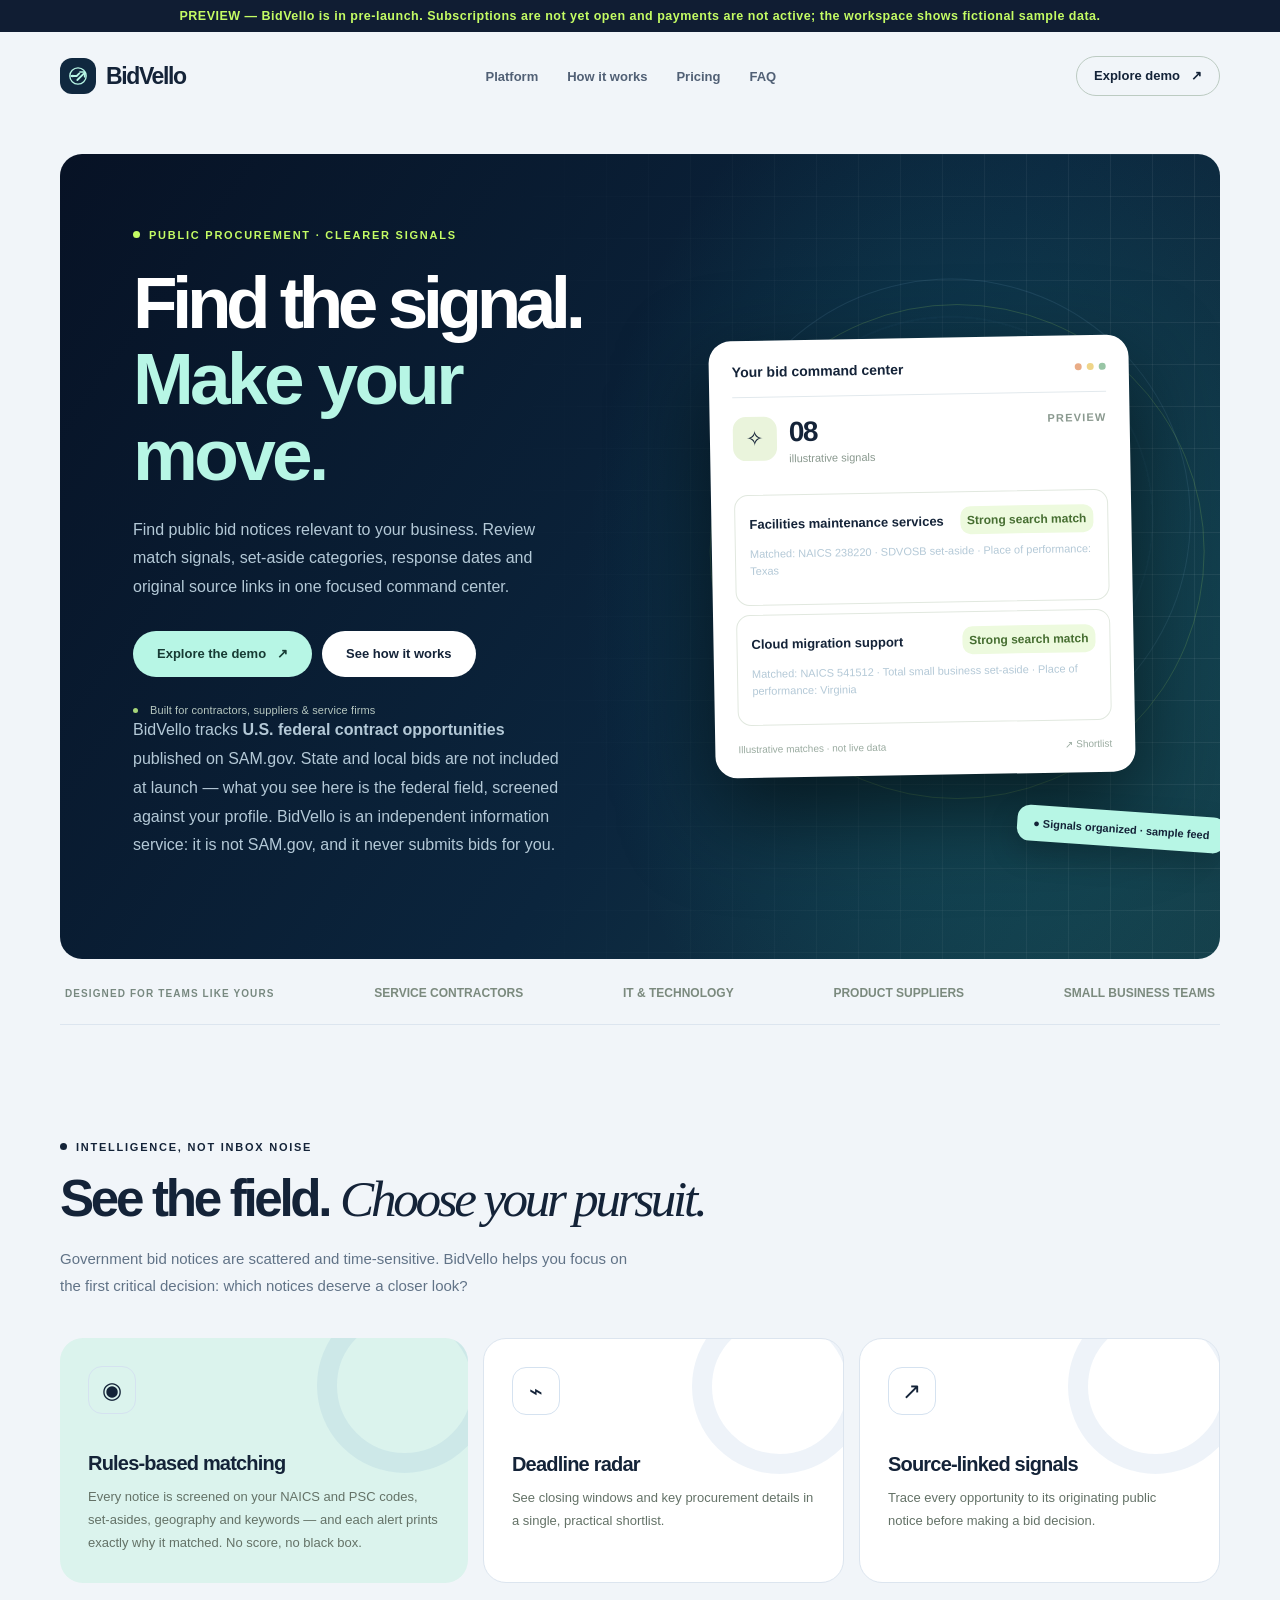
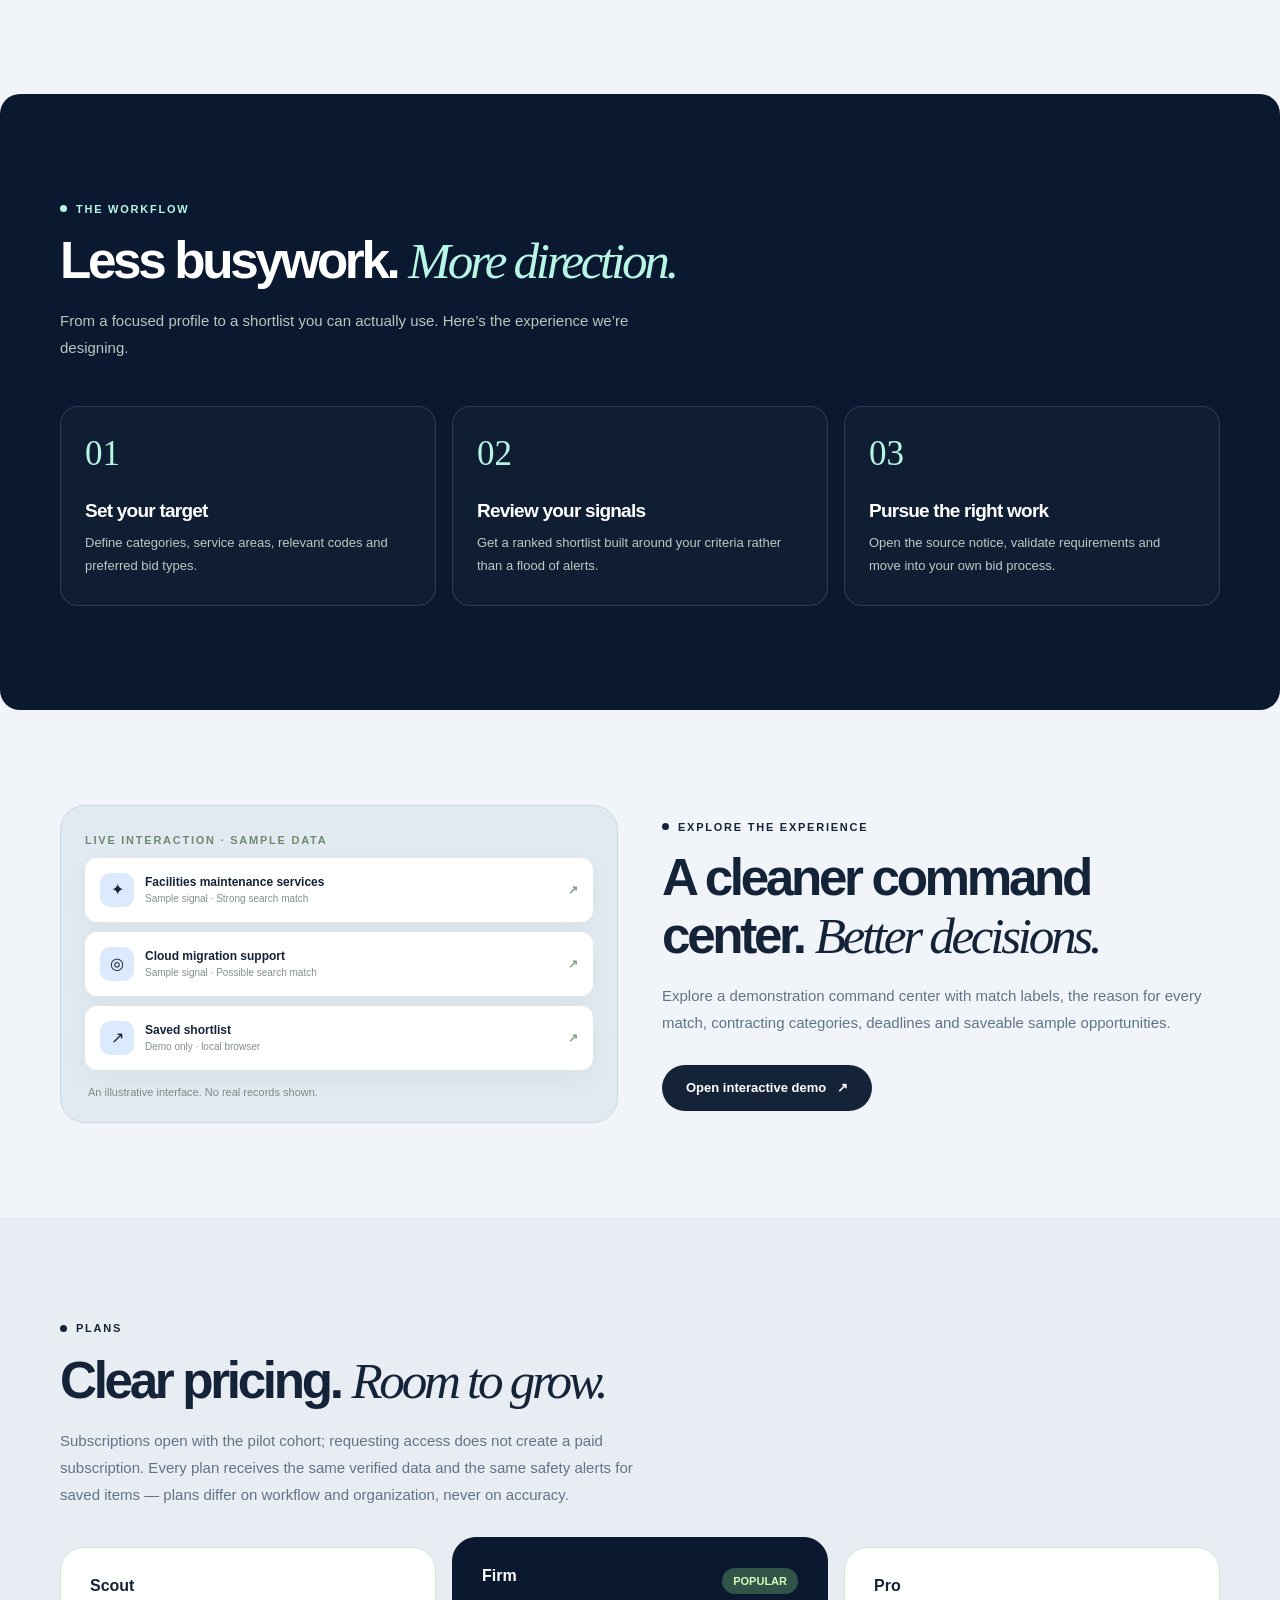
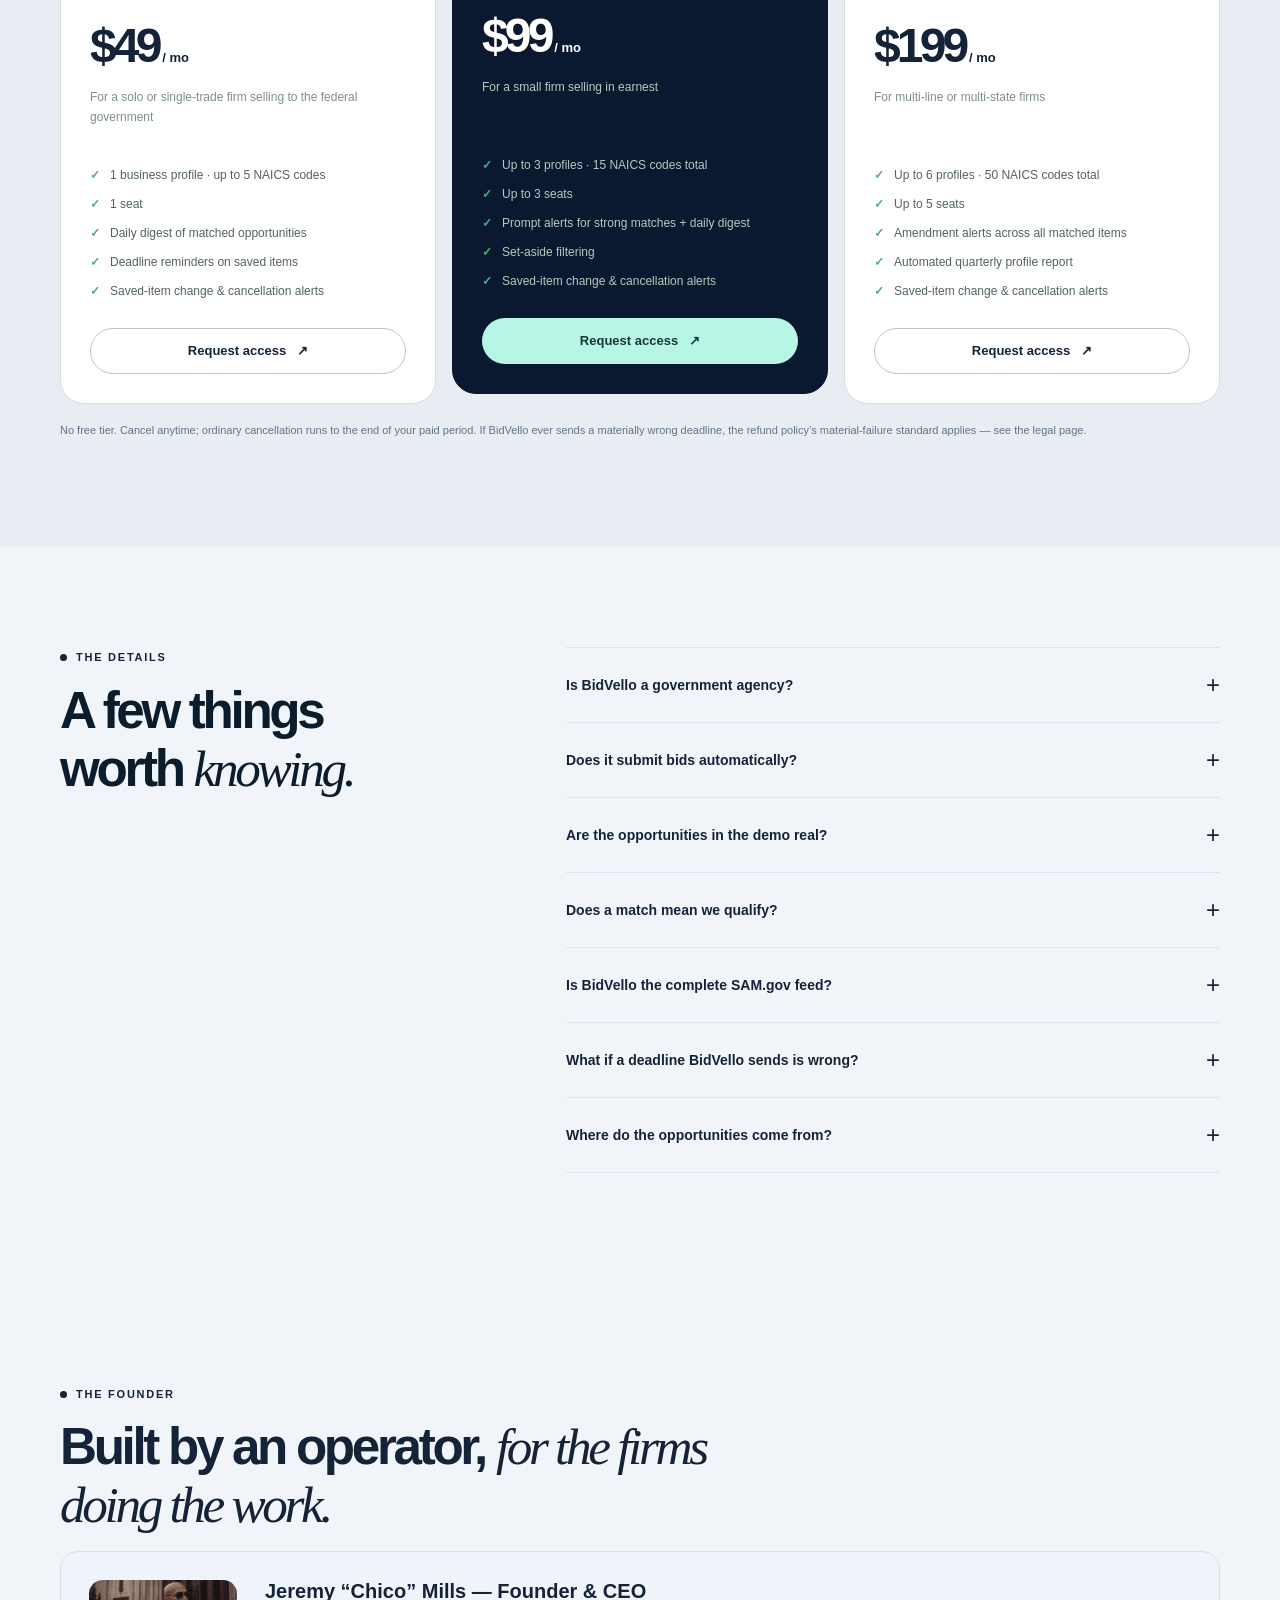
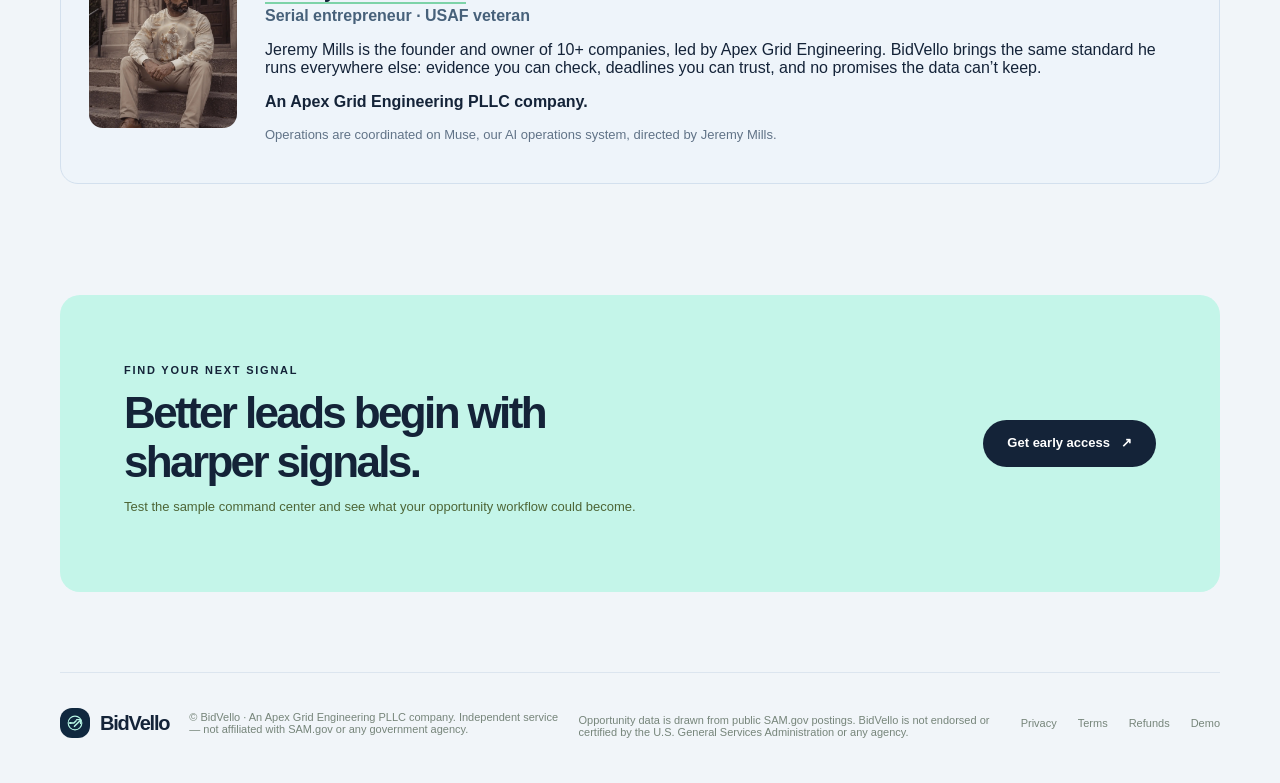
<file: index.html>
<!doctype html><html lang="en"><head><meta charset="utf-8"><meta name="viewport" content="width=device-width,initial-scale=1"><meta name="robots" content="noindex,nofollow"><meta name="description" content="BidVello helps contractors and suppliers screen public procurement notices, track bid deadlines and focus on relevant government opportunities."><meta name="theme-color" content="#091728"><title>BidVello — Government contract discovery + bid monitoring</title><link rel="icon" href="assets/favicon.svg" type="image/svg+xml"><link rel="stylesheet" href="assets/site.css"><script src="assets/site-config.js"></script><script defer src="assets/site.js"></script><meta name="theme-color" content="#101d33"><meta property="og:type" content="website"><meta property="og:title" content="BidVello — Government contract discovery + bid monitoring"><meta property="og:description" content="BidVello helps contractors and suppliers screen public procurement notices, track bid deadlines and focus on relevant government opportunities."><link rel="canonical" href="https://bidvello.com/"><meta property="og:url" content="https://bidvello.com/"><meta property="og:image" content="https://bidvello.com/assets/logo.png"><meta name="twitter:card" content="summary"><meta name="twitter:title" content="BidVello — Government contract discovery + bid monitoring"><meta name="twitter:description" content="BidVello helps contractors and suppliers screen public procurement notices, track bid deadlines and focus on relevant government opportunities."><script type="application/ld+json">
{
 "@context": "https://schema.org",
 "@graph": [
  {
   "@type": "Organization",
   "@id": "https://bidvello.com/#organization",
   "name": "BidVello",
   "url": "https://bidvello.com/",
   "logo": "https://bidvello.com/assets/logo.png",
   "email": "info@bidvello.com",
   "telephone": "+1-480-490-0064",
   "address": {
    "@type": "PostalAddress",
    "streetAddress": "22475 E Quintero Rd",
    "addressLocality": "Queen Creek",
    "addressRegion": "AZ",
    "postalCode": "85142",
    "addressCountry": "US"
   },
   "founder": {
    "@id": "https://bidvello.com/#founder"
   },
   "parentOrganization": {
    "@type": "Organization",
    "name": "Apex Grid Engineering PLLC",
    "url": "https://apexgrideng.com/"
   }
  },
  {
   "@type": "Person",
   "@id": "https://bidvello.com/#founder",
   "name": "Jeremy “Chico” Mills",
   "jobTitle": "Founder & CEO",
   "url": "https://apexgrideng.com/about",
   "worksFor": {
    "@id": "https://bidvello.com/#organization"
   }
  },
  {
   "@type": "WebSite",
   "@id": "https://bidvello.com/#website",
   "name": "BidVello",
   "url": "https://bidvello.com/",
   "publisher": {
    "@id": "https://bidvello.com/#organization"
   }
  },
  {
   "@type": "FAQPage",
   "@id": "https://bidvello.com/#faq",
   "mainEntity": [
    {
     "@type": "Question",
     "name": "Is BidVello a government agency?",
     "acceptedAnswer": {
      "@type": "Answer",
      "text": "No. It is an independent proposed software product and is not affiliated with, sponsored by or endorsed by any government agency."
     }
    },
    {
     "@type": "Question",
     "name": "Does it submit bids automatically?",
     "acceptedAnswer": {
      "@type": "Answer",
      "text": "No. BidVello is intended to discover and organize opportunities. Your company remains responsible for eligibility, bid preparation and submission."
     }
    },
    {
     "@type": "Question",
     "name": "Are the opportunities in the demo real?",
     "acceptedAnswer": {
      "@type": "Answer",
      "text": "No. All preview records are fictional examples. Live official-source data must be connected and verified before launch."
     }
    },
    {
     "@type": "Question",
     "name": "Does a match mean we qualify?",
     "acceptedAnswer": {
      "@type": "Answer",
      "text": "No. A match label — Strong search match or Possible search match — means the notice satisfies your profile's stated search criteria: NAICS and PSC codes, set-aside, geography and keywords. BidVello has not screened your capability, capacity, bonding or qualifications, and a label is never an eligibility determination. Read the complete solicitation before bidding."
     }
    },
    {
     "@type": "Question",
     "name": "Is BidVello the complete SAM.gov feed?",
     "acceptedAnswer": {
      "@type": "Answer",
      "text": "No. BidVello matches the public federal postings against your profile, and it is not a complete feed: opportunities subject to documented business conflicts are excluded, and BidVello says so here and in its terms rather than quietly. If completeness matters more than focus, SAM.gov's own saved searches are free."
     }
    },
    {
     "@type": "Question",
     "name": "What if a deadline BidVello sends is wrong?",
     "acceptedAnswer": {
      "@type": "Answer",
      "text": "We investigate promptly, correct the record, and notify every subscriber who received the wrong information. If the error materially impaired the service and cannot reasonably be cured, affected subscribers receive a credit or refund for the affected period under the refund policy. An error the government source itself published is identified as a source correction."
     }
    },
    {
     "@type": "Question",
     "name": "Where do the opportunities come from?",
     "acceptedAnswer": {
      "@type": "Answer",
      "text": "Public federal postings on SAM.gov, checked on a recurring schedule with the retrieval and verification times shown on each alert. BidVello is an independent service and is not affiliated with, sponsored by, or endorsed by SAM.gov, the U.S. General Services Administration, or any agency."
     }
    }
   ]
  }
 ]
}
</script></head><body data-site="bidvello"><a class="skip-link" href="#main">Skip to content</a><div class="preview-banner" role="note">PREVIEW — BidVello is in pre-launch. Subscriptions are not yet open and payments are not active; the workspace shows fictional sample data.</div><div class="nav-shell container"><nav class="nav" aria-label="Main navigation"><a class="logo" href="index.html" aria-label="BidVello home"><span class="mark"><svg viewBox="0 0 36 36" fill="none" aria-hidden="true"><circle cx="18" cy="18" r="12.3" stroke="currentColor" stroke-width="2"/><path d="M8 18h8l4-4M17 24l10-10" stroke="currentColor" stroke-width="2.7" stroke-linecap="round" stroke-linejoin="round"/><path d="M21 12h7v7" stroke="currentColor" stroke-width="2.5" stroke-linecap="round" stroke-linejoin="round"/><circle cx="10" cy="18" r="2" fill="currentColor"/></svg></span>BidVello</a><div class="nav-links"><a href="index.html#platform">Platform</a><a href="index.html#how">How it works</a><a href="index.html#pricing">Pricing</a><a href="index.html#faq">FAQ</a></div><div class="nav-actions"><a class="btn btn-outline btn-sm" href="workspace.html">Explore demo <span aria-hidden="true">↗</span></a><button class="mobile-toggle" type="button" aria-label="Toggle menu" aria-expanded="false">☰</button></div></nav><div class="mobile-menu" id="mobile-menu"><a href="index.html#platform">Platform</a><a href="index.html#how">How it works</a><a href="index.html#pricing">Pricing</a><a href="workspace.html">Explore demo</a></div></div><main id="main"><section class="hero"><div class="container"><div class="hero-panel"><div class="hero-copy"><div class="eyebrow" style="color:#c4fc64"><span class="dot"></span>PUBLIC PROCUREMENT · CLEARER SIGNALS</div><h1>Find the signal. <em>Make your move.</em></h1><p>Find public bid notices relevant to your business. Review match signals, set-aside categories, response dates and original source links in one focused command center.</p><div class="hero-cta"><a href="workspace.html" class="btn btn-solid">Explore the demo <span aria-hidden="true">↗</span></a><a href="#how" class="btn btn-light">See how it works</a></div><div class="hero-micro"><span></span>Built for contractors, suppliers & service firms</div><p class="hero-scope">BidVello tracks <strong>U.S. federal contract opportunities</strong> published on SAM.gov. State and local bids are not included at launch — what you see here is the federal field, screened against your profile. BidVello is an independent information service: it is not SAM.gov, and it never submits bids for you.</p></div><div class="hero-art" aria-label="Illustrative platform preview"><div class="radar-scope" aria-hidden="true"><span class="radar-dot a"></span><span class="radar-dot b"></span><span class="radar-dot c"></span></div><div class="orbit" aria-hidden="true"></div><div class="orbit two" aria-hidden="true"></div><div class="orbit three" aria-hidden="true"></div><div class="dashboard-card"><div class="dashboard-top"><strong>Your bid command center</strong><div class="mini-dots" aria-hidden="true"><i></i><i></i><i></i></div></div><div class="match-summary"><div class="summary-icon">✧</div><div><strong>08</strong><br><span>illustrative signals</span></div><span style="margin-left:auto" class="sample-tag">PREVIEW</span></div><div class="grant-result"><div class="grant-head"><strong>Facilities maintenance services</strong><span class="score">Strong search match</span></div><p>Matched: NAICS 238220 · SDVOSB set-aside · Place of performance: Texas</p></div><div class="grant-result"><div class="grant-head"><strong>Cloud migration support</strong><span class="score">Strong search match</span></div><p>Matched: NAICS 541512 · Total small business set-aside · Place of performance: Virginia</p></div><div style="display:flex;align-items:center;justify-content:space-between;margin-top:18px;color:#9aaba0;font-size:10px"><span>Illustrative matches · not live data</span><span>↗ Shortlist</span></div></div><div class="floating-note">● Signals organized · sample feed</div></div></div><div class="proofbar"><strong>Designed for teams like yours</strong><span>SERVICE CONTRACTORS</span><span>IT & TECHNOLOGY</span><span>PRODUCT SUPPLIERS</span><span>SMALL BUSINESS TEAMS</span></div></div></section><section class="section container" id="platform"><div class="section-head"><span class="eyebrow"><span class="dot"></span>INTELLIGENCE, NOT INBOX NOISE</span><h2>See the field. <em>Choose your pursuit.</em></h2><p>Government bid notices are scattered and time-sensitive. BidVello helps you focus on the first critical decision: which notices deserve a closer look?</p></div><div class="feature-grid"><article class="feature feature-main"><div class="decor" aria-hidden="true"></div><div class="feat-icon" aria-hidden="true">◉</div><h3>Rules-based matching</h3><p>Every notice is screened on your NAICS and PSC codes, set-asides, geography and keywords — and each alert prints exactly why it matched. No score, no black box.</p></article><article class="feature "><div class="decor" aria-hidden="true"></div><div class="feat-icon" aria-hidden="true">⌁</div><h3>Deadline radar</h3><p>See closing windows and key procurement details in a single, practical shortlist.</p></article><article class="feature "><div class="decor" aria-hidden="true"></div><div class="feat-icon" aria-hidden="true">↗</div><h3>Source-linked signals</h3><p>Trace every opportunity to its originating public notice before making a bid decision.</p></article></div></section><section class="dark-section" id="how"><div class="container"><div class="section-head"><span class="eyebrow" style="color:var(--accent)"><span class="dot"></span>THE WORKFLOW</span><h2>Less busywork. <em style="color:var(--accent)">More direction.</em></h2><p>From a focused profile to a shortlist you can actually use. Here’s the experience we’re designing.</p></div><div class="steps"><article class="step"><span class="n">01</span><h3>Set your target</h3><p>Define categories, service areas, relevant codes and preferred bid types.</p></article><article class="step"><span class="n">02</span><h3>Review your signals</h3><p>Get a ranked shortlist built around your criteria rather than a flood of alerts.</p></article><article class="step"><span class="n">03</span><h3>Pursue the right work</h3><p>Open the source notice, validate requirements and move into your own bid process.</p></article></div></div></section><section class="demo-strip container"><div class="demo-visual"><div class="eyebrow" style="color:#6d8970">LIVE INTERACTION · SAMPLE DATA</div><div class="row-demo"><span class="circle">✦</span><span class="txt"><strong>Facilities maintenance services</strong><small>Sample signal · Strong search match</small></span><strong style="color:#82a186">↗</strong></div><div class="row-demo"><span class="circle">◎</span><span class="txt"><strong>Cloud migration support</strong><small>Sample signal · Possible search match</small></span><strong style="color:#82a186">↗</strong></div><div class="row-demo"><span class="circle">↗</span><span class="txt"><strong>Saved shortlist</strong><small>Demo only · local browser</small></span><strong style="color:#82a186">↗</strong></div><div style="padding:6px 3px 0;color:#798d81;font-size:11px">An illustrative interface. No real records shown.</div></div><div class="section-head"><span class="eyebrow"><span class="dot"></span>EXPLORE THE EXPERIENCE</span><h2>A cleaner command center. <em>Better decisions.</em></h2><p>Explore a demonstration command center with match labels, the reason for every match, contracting categories, deadlines and saveable sample opportunities.</p><a class="btn btn-dark" style="margin-top:14px" href="workspace.html">Open interactive demo <span aria-hidden="true">↗</span></a></div></section><section class="pricing" id="pricing"><div class="container"><div class="section-head"><span class="eyebrow"><span class="dot"></span>PLANS</span><h2>Clear pricing. <em>Room to grow.</em></h2><p>Subscriptions open with the pilot cohort; requesting access does not create a paid subscription. Every plan receives the same verified data and the same safety alerts for saved items — plans differ on workflow and organization, never on accuracy.</p></div><div class="pricing-cards"><article class="price-card "><div style="display:flex;justify-content:space-between;align-items:center"><h3>Scout</h3></div><div class="amount">$49<small> / mo</small></div><p class="desc">For a solo or single-trade firm selling to the federal government</p><ul><li>1 business profile · up to 5 NAICS codes</li><li>1 seat</li><li>Daily digest of matched opportunities</li><li>Deadline reminders on saved items</li><li>Saved-item change &amp; cancellation alerts</li></ul><button class="btn btn-outline" type="button" data-modal data-plan="Scout">Request access <span aria-hidden="true">↗</span></button></article><article class="price-card featured"><div style="display:flex;justify-content:space-between;align-items:center"><h3>Firm</h3><span class="badge dark">POPULAR</span></div><div class="amount">$99<small> / mo</small></div><p class="desc">For a small firm selling in earnest</p><ul><li>Up to 3 profiles · 15 NAICS codes total</li><li>Up to 3 seats</li><li>Prompt alerts for strong matches + daily digest</li><li>Set-aside filtering</li><li>Saved-item change &amp; cancellation alerts</li></ul><button class="btn btn-solid" type="button" data-modal data-plan="Firm">Request access <span aria-hidden="true">↗</span></button></article><article class="price-card "><div style="display:flex;justify-content:space-between;align-items:center"><h3>Pro</h3></div><div class="amount">$199<small> / mo</small></div><p class="desc">For multi-line or multi-state firms</p><ul><li>Up to 6 profiles · 50 NAICS codes total</li><li>Up to 5 seats</li><li>Amendment alerts across all matched items</li><li>Automated quarterly profile report</li><li>Saved-item change &amp; cancellation alerts</li></ul><button class="btn btn-outline" type="button" data-modal data-plan="Pro">Request access <span aria-hidden="true">↗</span></button></article></div><p style="font-size:11px;color:var(--muted);margin-top:20px">No free tier. Cancel anytime; ordinary cancellation runs to the end of your paid period. If BidVello ever sends a materially wrong deadline, the refund policy’s material-failure standard applies — see the legal page.</p></div></section><section class="faq container" id="faq"><div><span class="eyebrow"><span class="dot"></span>THE DETAILS</span><h2 class="section-title">A few things<br>worth <em style="font-family:Georgia,serif;font-weight:400">knowing.</em></h2></div><div class="faq-list"><details><summary>Is BidVello a government agency?</summary><p>No. It is an independent proposed software product and is not affiliated with, sponsored by or endorsed by any government agency.</p></details><details><summary>Does it submit bids automatically?</summary><p>No. BidVello is intended to discover and organize opportunities. Your company remains responsible for eligibility, bid preparation and submission.</p></details><details><summary>Are the opportunities in the demo real?</summary><p>No. All preview records are fictional examples. Live official-source data must be connected and verified before launch.</p></details><details><summary>Does a match mean we qualify?</summary><p>No. A match label — Strong search match or Possible search match — means the notice satisfies your profile’s stated search criteria: NAICS and PSC codes, set-aside, geography and keywords. BidVello has not screened your capability, capacity, bonding or qualifications, and a label is never an eligibility determination. Read the complete solicitation before bidding.</p></details><details><summary>Is BidVello the complete SAM.gov feed?</summary><p>No. BidVello matches the public federal postings against your profile, and it is not a complete feed: opportunities subject to documented business conflicts are excluded, and BidVello says so here and in its terms rather than quietly. If completeness matters more than focus, SAM.gov’s own saved searches are free.</p></details><details><summary>What if a deadline BidVello sends is wrong?</summary><p>We investigate promptly, correct the record, and notify every subscriber who received the wrong information. If the error materially impaired the service and cannot reasonably be cured, affected subscribers receive a credit or refund for the affected period under the refund policy. An error the government source itself published is identified as a source correction.</p></details><details><summary>Where do the opportunities come from?</summary><p>Public federal postings on SAM.gov, checked on a recurring schedule with the retrieval and verification times shown on each alert. BidVello is an independent service and is not affiliated with, sponsored by, or endorsed by SAM.gov, the U.S. General Services Administration, or any agency.</p></details></div></section><section class="section container" id="founder"><div class="section-head"><span class="eyebrow"><span class="dot"></span>THE FOUNDER</span><h2>Built by an operator, <em>for the firms doing the work.</em></h2></div><div class="founder-block"><img class="founder-photo" src="assets/founder.jpg" alt="Jeremy “Chico” Mills, Founder &amp; CEO of BidVello"><div><h3><a href="https://apexgrideng.com/about">Jeremy “Chico” Mills</a> — Founder &amp; CEO</h3><p class="founder-line">Serial entrepreneur · USAF veteran</p><p>Jeremy Mills is the founder and owner of 10+ companies, led by Apex Grid Engineering. BidVello brings the same standard he runs everywhere else: evidence you can check, deadlines you can trust, and no promises the data can’t keep.</p><p class="founder-parent">An Apex Grid Engineering PLLC company.</p><p class="ops-note">Operations are coordinated on Muse, our AI operations system, directed by Jeremy Mills.</p></div></div></section><div class="container"><section class="last-cta"><div><span class="eyebrow">FIND YOUR NEXT SIGNAL</span><h2>Better leads begin with sharper signals.</h2><p>Test the sample command center and see what your opportunity workflow could become.</p></div><button class="btn btn-dark" type="button" data-modal data-plan="Early access">Get early access <span aria-hidden="true">↗</span></button></section></div></main><div class="container"><footer class="footer"><a class="logo" href="index.html" aria-label="BidVello home"><span class="mark"><svg viewBox="0 0 36 36" fill="none" aria-hidden="true"><circle cx="18" cy="18" r="12.3" stroke="currentColor" stroke-width="2"/><path d="M8 18h8l4-4M17 24l10-10" stroke="currentColor" stroke-width="2.7" stroke-linecap="round" stroke-linejoin="round"/><path d="M21 12h7v7" stroke="currentColor" stroke-width="2.5" stroke-linecap="round" stroke-linejoin="round"/><circle cx="10" cy="18" r="2" fill="currentColor"/></svg></span>BidVello</a><span>© BidVello · An Apex Grid Engineering PLLC company. Independent service — not affiliated with SAM.gov or any government agency.</span><span class="attribution">Opportunity data is drawn from public SAM.gov postings. BidVello is not endorsed or certified by the U.S. General Services Administration or any agency.</span><div class="footer-links"><a href="legal.html#privacy">Privacy</a><a href="legal.html#terms">Terms</a><a href="legal.html#refunds">Refunds</a><a href="workspace.html">Demo</a></div></footer></div><div class="modal-backdrop" id="interest-modal" aria-hidden="true"><div class="modal" role="dialog" aria-modal="true" aria-labelledby="modal-title"><button class="modal-close" type="button" data-close-modal aria-label="Close dialog">×</button><span class="eyebrow"><span class="dot"></span>EARLY ACCESS · PREVIEW</span><h2 id="modal-title">Be first in line.</h2><p>Tell us where to reach you when BidVello is ready for pilot customers.</p><form id="lead-form" class="form-grid"><label>Your name<input type="text" name="name" placeholder="Your name" required maxlength="100" autocomplete="name"></label><label>Work email<input type="email" name="email" placeholder="you@company.com" required maxlength="200" autocomplete="email"></label><label>Interested plan<select name="plan"><option>Early access</option><option>Scout</option><option>Firm</option><option>Pro</option></select></label><button class="btn btn-dark" type="submit">Submit interest <span aria-hidden="true">↗</span></button><div class="form-notice" id="lead-mode">Preview mode: submission is saved locally, not delivered to the company. Do not enter sensitive information.</div></form></div></div><div class="toast" role="status" aria-live="polite"></div></body></html>
</file>
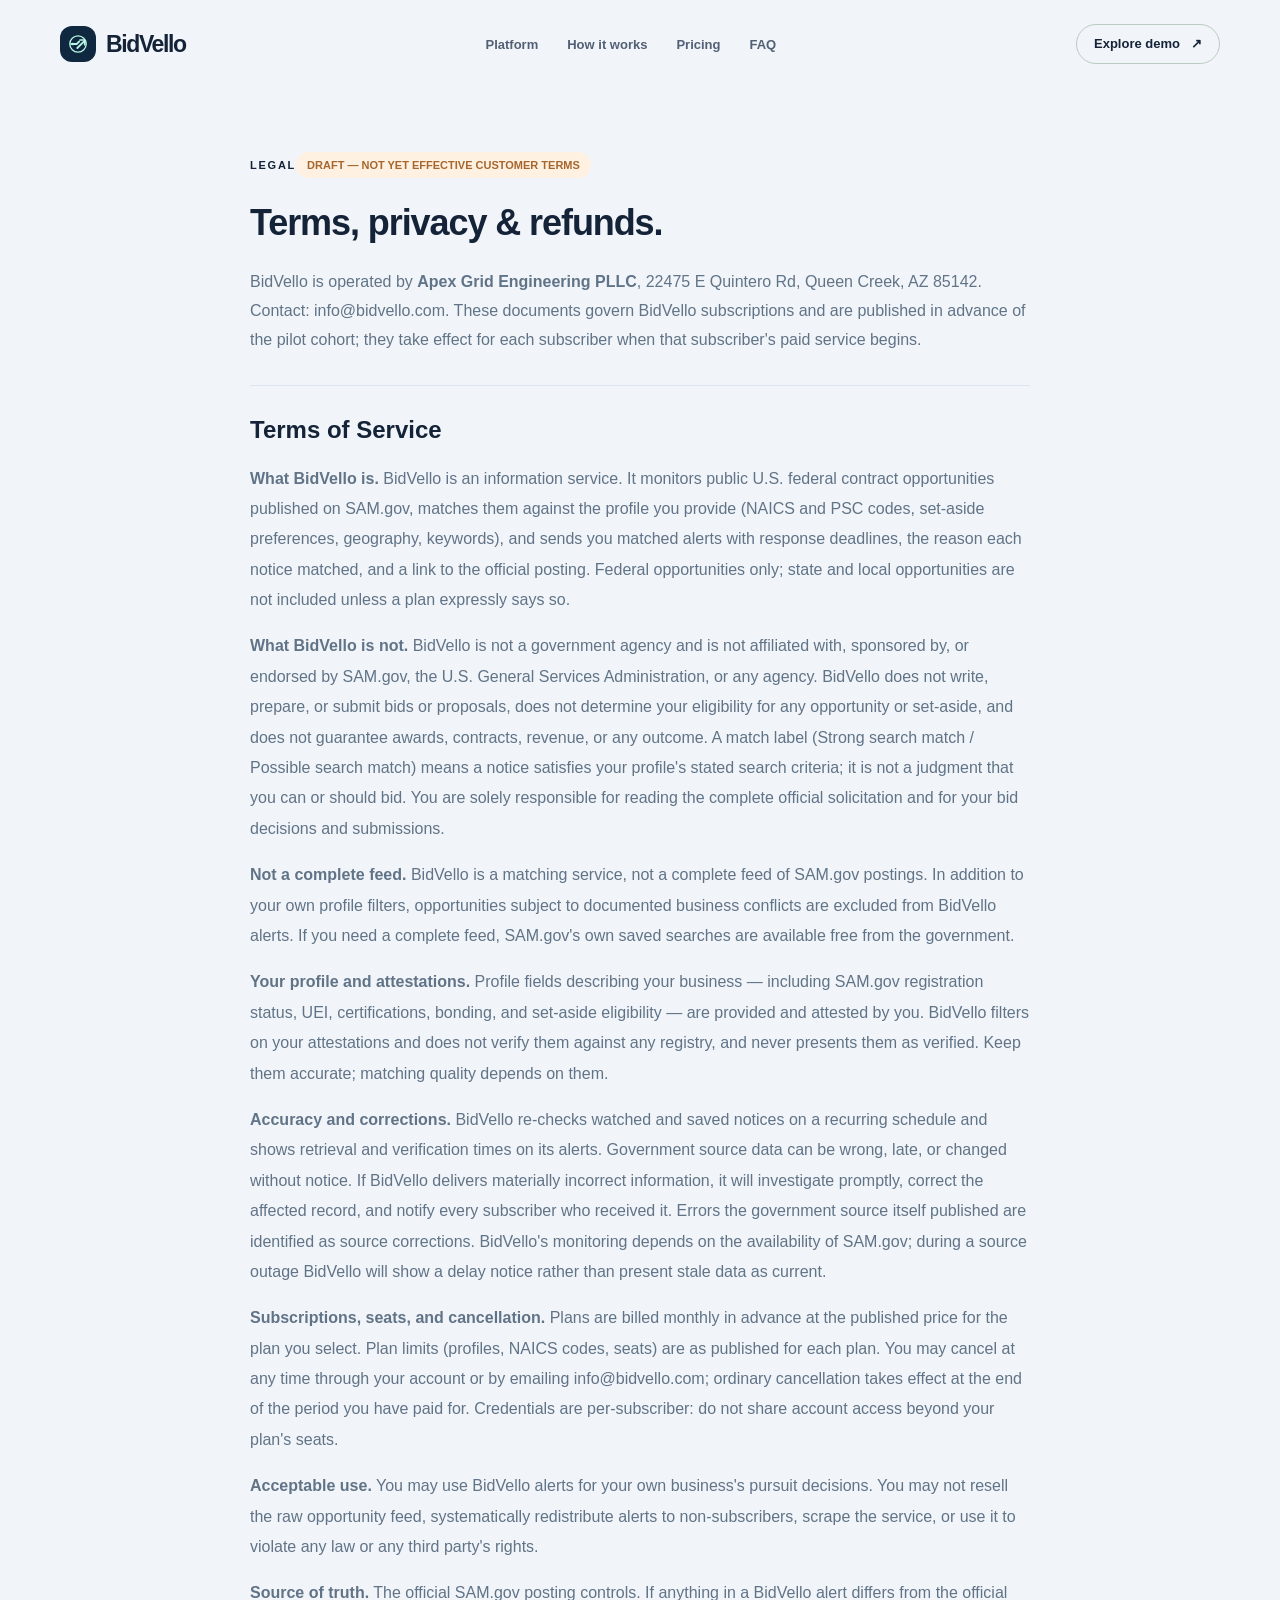
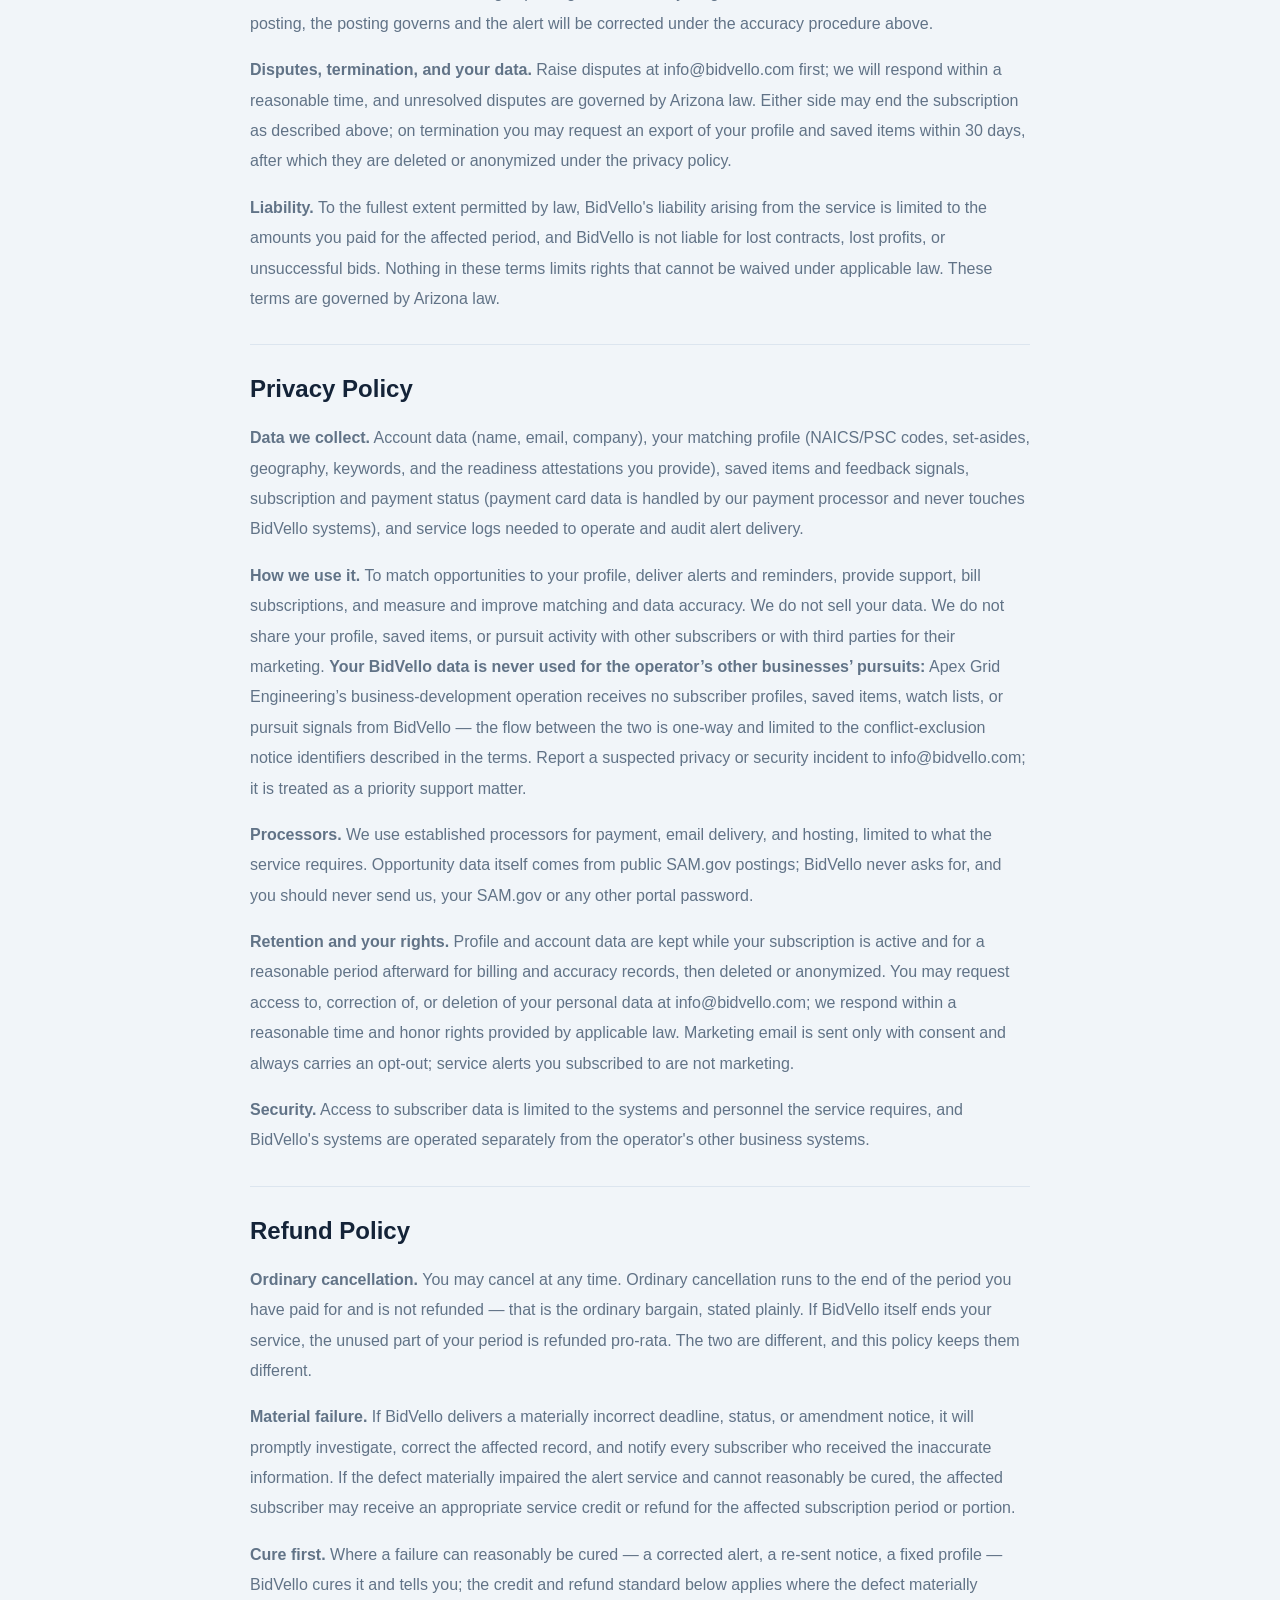
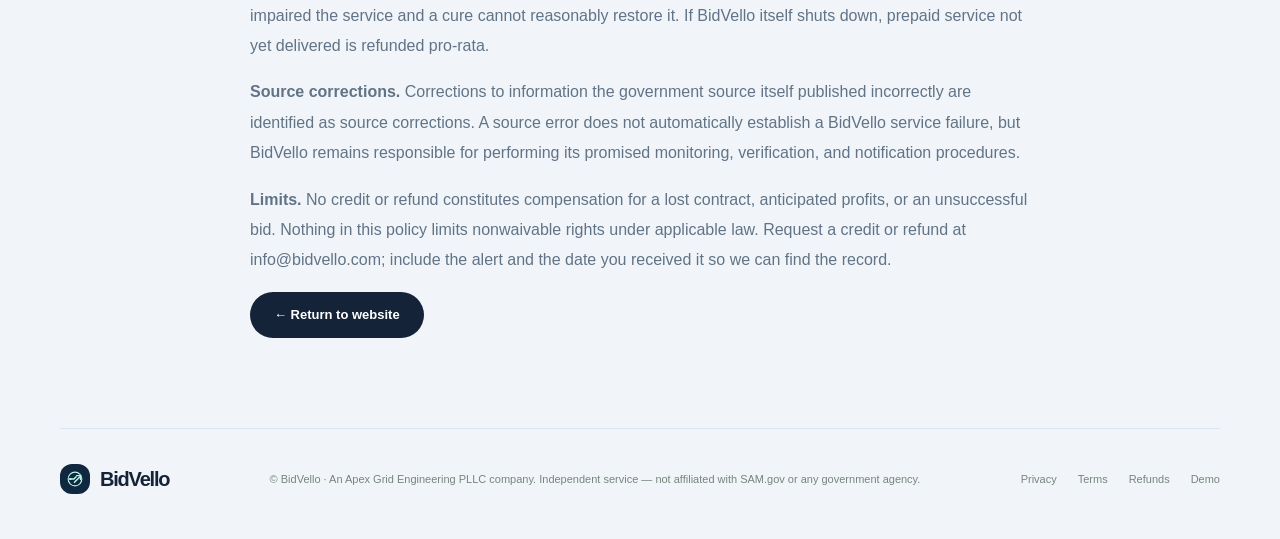
<file: legal.html>
<!doctype html><html lang="en"><head><meta charset="utf-8"><meta name="viewport" content="width=device-width,initial-scale=1"><meta name="robots" content="noindex"><meta name="description" content="Read BidVello's draft terms, privacy policy, and refund policy. Pre-launch documents subject to review and approval."><link rel="canonical" href="https://bidvello.com/legal.html"><title>Legal — Terms, Privacy & Refunds — BidVello</title><link rel="stylesheet" href="assets/site.css"><link rel="icon" href="assets/favicon.svg" type="image/svg+xml"></head><body data-site="bidvello"><div class="nav-shell container"><nav class="nav" aria-label="Main navigation"><a class="logo" href="index.html" aria-label="BidVello home"><span class="mark"><svg viewBox="0 0 36 36" fill="none" aria-hidden="true"><circle cx="18" cy="18" r="12.3" stroke="currentColor" stroke-width="2"/><path d="M8 18h8l4-4M17 24l10-10" stroke="currentColor" stroke-width="2.7" stroke-linecap="round" stroke-linejoin="round"/><path d="M21 12h7v7" stroke="currentColor" stroke-width="2.5" stroke-linecap="round" stroke-linejoin="round"/><circle cx="10" cy="18" r="2" fill="currentColor"/></svg></span>BidVello</a><div class="nav-links"><a href="index.html#platform">Platform</a><a href="index.html#how">How it works</a><a href="index.html#pricing">Pricing</a><a href="index.html#faq">FAQ</a></div><div class="nav-actions"><a class="btn btn-outline btn-sm" href="workspace.html">Explore demo <span aria-hidden="true">↗</span></a><button class="mobile-toggle" type="button" aria-label="Toggle menu" aria-expanded="false">☰</button></div></nav><div class="mobile-menu" id="mobile-menu"><a href="index.html#platform">Platform</a><a href="index.html#how">How it works</a><a href="index.html#pricing">Pricing</a><a href="workspace.html">Explore demo</a></div></div><main class="container" style="max-width:780px;padding:50px 0 90px"><div class="eyebrow">Legal</div><div class="badge" style="background:#fff1e2;color:#a6662d;margin-top:14px">DRAFT — NOT YET EFFECTIVE CUSTOMER TERMS</div><h1 style="font-size:clamp(30px,8.5vw,36px);letter-spacing:-.03em">Terms, privacy &amp; refunds.</h1><p style="line-height:1.8;color:var(--muted)">BidVello is operated by <strong>Apex Grid Engineering PLLC</strong>, 22475 E Quintero Rd, Queen Creek, AZ 85142. Contact: info@bidvello.com. These documents govern BidVello subscriptions and are published in advance of the pilot cohort; they take effect for each subscriber when that subscriber's paid service begins.</p><hr style="border:0;border-top:1px solid var(--line);margin:30px 0"><section id="terms"><h2>Terms of Service</h2>
<p style="line-height:1.9;color:var(--muted)"><strong>What BidVello is.</strong> BidVello is an information service. It monitors public U.S. federal contract opportunities published on SAM.gov, matches them against the profile you provide (NAICS and PSC codes, set-aside preferences, geography, keywords), and sends you matched alerts with response deadlines, the reason each notice matched, and a link to the official posting. Federal opportunities only; state and local opportunities are not included unless a plan expressly says so.</p>
<p style="line-height:1.9;color:var(--muted)"><strong>What BidVello is not.</strong> BidVello is not a government agency and is not affiliated with, sponsored by, or endorsed by SAM.gov, the U.S. General Services Administration, or any agency. BidVello does not write, prepare, or submit bids or proposals, does not determine your eligibility for any opportunity or set-aside, and does not guarantee awards, contracts, revenue, or any outcome. A match label (Strong search match / Possible search match) means a notice satisfies your profile's stated search criteria; it is not a judgment that you can or should bid. You are solely responsible for reading the complete official solicitation and for your bid decisions and submissions.</p>
<p style="line-height:1.9;color:var(--muted)"><strong>Not a complete feed.</strong> BidVello is a matching service, not a complete feed of SAM.gov postings. In addition to your own profile filters, opportunities subject to documented business conflicts are excluded from BidVello alerts. If you need a complete feed, SAM.gov's own saved searches are available free from the government.</p>
<p style="line-height:1.9;color:var(--muted)"><strong>Your profile and attestations.</strong> Profile fields describing your business — including SAM.gov registration status, UEI, certifications, bonding, and set-aside eligibility — are provided and attested by you. BidVello filters on your attestations and does not verify them against any registry, and never presents them as verified. Keep them accurate; matching quality depends on them.</p>
<p style="line-height:1.9;color:var(--muted)"><strong>Accuracy and corrections.</strong> BidVello re-checks watched and saved notices on a recurring schedule and shows retrieval and verification times on its alerts. Government source data can be wrong, late, or changed without notice. If BidVello delivers materially incorrect information, it will investigate promptly, correct the affected record, and notify every subscriber who received it. Errors the government source itself published are identified as source corrections. BidVello's monitoring depends on the availability of SAM.gov; during a source outage BidVello will show a delay notice rather than present stale data as current.</p>
<p style="line-height:1.9;color:var(--muted)"><strong>Subscriptions, seats, and cancellation.</strong> Plans are billed monthly in advance at the published price for the plan you select. Plan limits (profiles, NAICS codes, seats) are as published for each plan. You may cancel at any time through your account or by emailing info@bidvello.com; ordinary cancellation takes effect at the end of the period you have paid for. Credentials are per-subscriber: do not share account access beyond your plan's seats.</p>
<p style="line-height:1.9;color:var(--muted)"><strong>Acceptable use.</strong> You may use BidVello alerts for your own business's pursuit decisions. You may not resell the raw opportunity feed, systematically redistribute alerts to non-subscribers, scrape the service, or use it to violate any law or any third party's rights.</p>
<p style="line-height:1.9;color:var(--muted)"><strong>Source of truth.</strong> The official SAM.gov posting controls. If anything in a BidVello alert differs from the official posting, the posting governs and the alert will be corrected under the accuracy procedure above.</p>
<p style="line-height:1.9;color:var(--muted)"><strong>Disputes, termination, and your data.</strong> Raise disputes at info@bidvello.com first; we will respond within a reasonable time, and unresolved disputes are governed by Arizona law. Either side may end the subscription as described above; on termination you may request an export of your profile and saved items within 30 days, after which they are deleted or anonymized under the privacy policy.</p>
<p style="line-height:1.9;color:var(--muted)"><strong>Liability.</strong> To the fullest extent permitted by law, BidVello's liability arising from the service is limited to the amounts you paid for the affected period, and BidVello is not liable for lost contracts, lost profits, or unsuccessful bids. Nothing in these terms limits rights that cannot be waived under applicable law. These terms are governed by Arizona law.</p></section><hr style="border:0;border-top:1px solid var(--line);margin:30px 0"><section id="privacy"><h2>Privacy Policy</h2>
<p style="line-height:1.9;color:var(--muted)"><strong>Data we collect.</strong> Account data (name, email, company), your matching profile (NAICS/PSC codes, set-asides, geography, keywords, and the readiness attestations you provide), saved items and feedback signals, subscription and payment status (payment card data is handled by our payment processor and never touches BidVello systems), and service logs needed to operate and audit alert delivery.</p>
<p style="line-height:1.9;color:var(--muted)"><strong>How we use it.</strong> To match opportunities to your profile, deliver alerts and reminders, provide support, bill subscriptions, and measure and improve matching and data accuracy. We do not sell your data. We do not share your profile, saved items, or pursuit activity with other subscribers or with third parties for their marketing. <strong>Your BidVello data is never used for the operator’s other businesses’ pursuits:</strong> Apex Grid Engineering’s business-development operation receives no subscriber profiles, saved items, watch lists, or pursuit signals from BidVello — the flow between the two is one-way and limited to the conflict-exclusion notice identifiers described in the terms. Report a suspected privacy or security incident to info@bidvello.com; it is treated as a priority support matter.</p>
<p style="line-height:1.9;color:var(--muted)"><strong>Processors.</strong> We use established processors for payment, email delivery, and hosting, limited to what the service requires. Opportunity data itself comes from public SAM.gov postings; BidVello never asks for, and you should never send us, your SAM.gov or any other portal password.</p>
<p style="line-height:1.9;color:var(--muted)"><strong>Retention and your rights.</strong> Profile and account data are kept while your subscription is active and for a reasonable period afterward for billing and accuracy records, then deleted or anonymized. You may request access to, correction of, or deletion of your personal data at info@bidvello.com; we respond within a reasonable time and honor rights provided by applicable law. Marketing email is sent only with consent and always carries an opt-out; service alerts you subscribed to are not marketing.</p>
<p style="line-height:1.9;color:var(--muted)"><strong>Security.</strong> Access to subscriber data is limited to the systems and personnel the service requires, and BidVello's systems are operated separately from the operator's other business systems.</p></section><hr style="border:0;border-top:1px solid var(--line);margin:30px 0"><section id="refunds"><h2>Refund Policy</h2>
<p style="line-height:1.9;color:var(--muted)"><strong>Ordinary cancellation.</strong> You may cancel at any time. Ordinary cancellation runs to the end of the period you have paid for and is not refunded — that is the ordinary bargain, stated plainly. If BidVello itself ends your service, the unused part of your period is refunded pro-rata. The two are different, and this policy keeps them different.</p>
<p style="line-height:1.9;color:var(--muted)"><strong>Material failure.</strong> If BidVello delivers a materially incorrect deadline, status, or amendment notice, it will promptly investigate, correct the affected record, and notify every subscriber who received the inaccurate information. If the defect materially impaired the alert service and cannot reasonably be cured, the affected subscriber may receive an appropriate service credit or refund for the affected subscription period or portion.</p>
<p style="line-height:1.9;color:var(--muted)"><strong>Cure first.</strong> Where a failure can reasonably be cured — a corrected alert, a re-sent notice, a fixed profile — BidVello cures it and tells you; the credit and refund standard below applies where the defect materially impaired the service and a cure cannot reasonably restore it. If BidVello itself shuts down, prepaid service not yet delivered is refunded pro-rata.</p>
<p style="line-height:1.9;color:var(--muted)"><strong>Source corrections.</strong> Corrections to information the government source itself published incorrectly are identified as source corrections. A source error does not automatically establish a BidVello service failure, but BidVello remains responsible for performing its promised monitoring, verification, and notification procedures.</p>
<p style="line-height:1.9;color:var(--muted)"><strong>Limits.</strong> No credit or refund constitutes compensation for a lost contract, anticipated profits, or an unsuccessful bid. Nothing in this policy limits nonwaivable rights under applicable law. Request a credit or refund at info@bidvello.com; include the alert and the date you received it so we can find the record.</p></section><a class="btn btn-dark" href="index.html">← Return to website</a></main><div class="container"><footer class="footer"><a class="logo" href="index.html" aria-label="BidVello home"><span class="mark"><svg viewBox="0 0 36 36" fill="none" aria-hidden="true"><circle cx="18" cy="18" r="12.3" stroke="currentColor" stroke-width="2"/><path d="M8 18h8l4-4M17 24l10-10" stroke="currentColor" stroke-width="2.7" stroke-linecap="round" stroke-linejoin="round"/><path d="M21 12h7v7" stroke="currentColor" stroke-width="2.5" stroke-linecap="round" stroke-linejoin="round"/><circle cx="10" cy="18" r="2" fill="currentColor"/></svg></span>BidVello</a><span>© BidVello · An Apex Grid Engineering PLLC company. Independent service — not affiliated with SAM.gov or any government agency.</span><div class="footer-links"><a href="legal.html#privacy">Privacy</a><a href="legal.html#terms">Terms</a><a href="legal.html#refunds">Refunds</a><a href="workspace.html">Demo</a></div></footer></div><script src="assets/site-config.js"></script><script defer src="assets/site.js"></script></body></html>
</file>
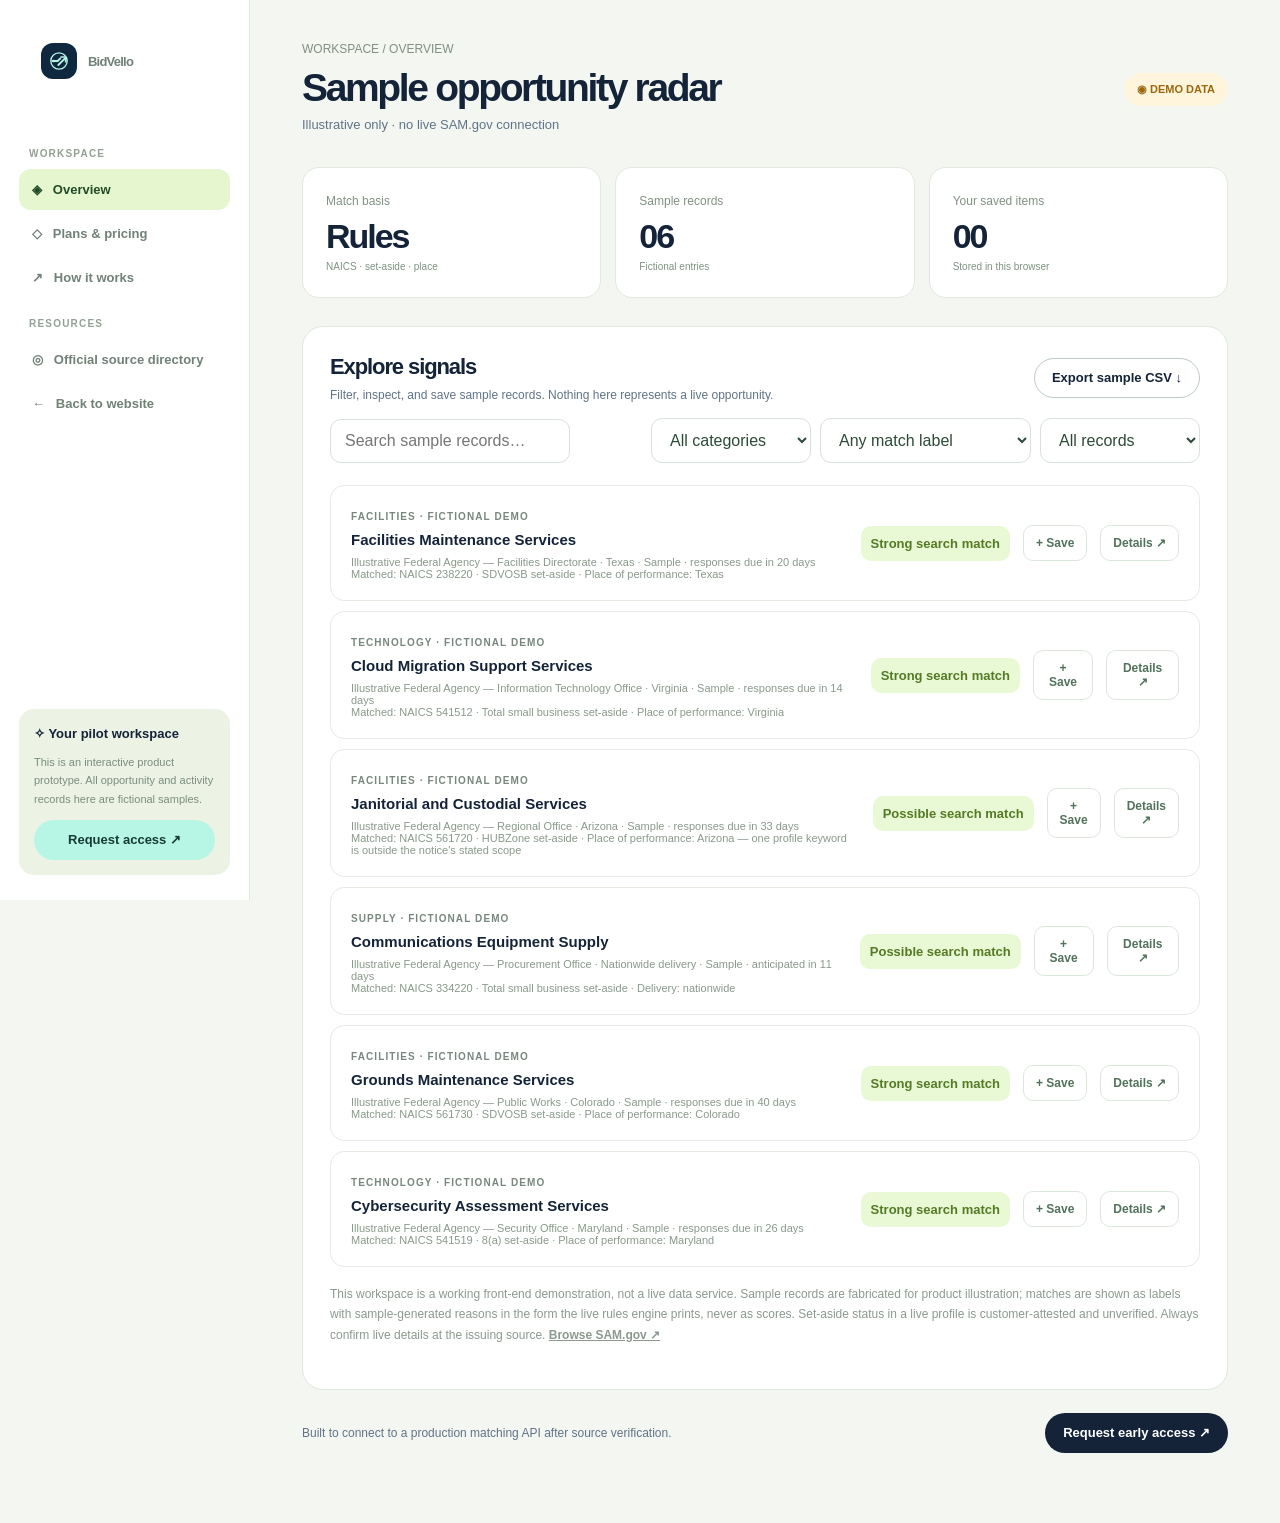
<file: workspace.html>
<!doctype html><html lang="en"><head><meta charset="utf-8"><meta name="viewport" content="width=device-width,initial-scale=1"><meta name="robots" content="noindex"><meta name="description" content="Explore a fictional BidVello workspace demo showing sample federal contract opportunity matches, search reasons, and alert organization. Not live SAM.gov data."><link rel="canonical" href="https://bidvello.com/workspace.html"><title>Sample workspace — BidVello</title><link rel="icon" href="assets/favicon.svg" type="image/svg+xml"><link rel="stylesheet" href="assets/site.css"><script>window.DEMO_DATA={"name": "BidVello", "rows": [{"id": "b1", "title": "Facilities Maintenance Services", "issuer": "Illustrative Federal Agency \u2014 Facilities Directorate", "solicitation": "SAMPLE-36C-2026-001", "category": "Facilities", "naics": "238220", "psc": "Z1NZ", "set_aside": "SDVOSB set-aside (sample)", "region": "Texas", "notice_type": "Solicitation", "deadline": "Sample \u00b7 responses due in 20 days", "match": "Strong search match", "summary": "Fictional example: recurring facilities maintenance at several federal buildings \u2014 the shape of notice a facilities profile watches for.", "reason": "Matched: NAICS 238220 \u00b7 SDVOSB set-aside \u00b7 Place of performance: Texas"}, {"id": "b2", "title": "Cloud Migration Support Services", "issuer": "Illustrative Federal Agency \u2014 Information Technology Office", "solicitation": "SAMPLE-47Q-2026-002", "category": "Technology", "naics": "541512", "psc": "DA01", "set_aside": "Total small business set-aside (sample)", "region": "Virginia", "notice_type": "Solicitation", "deadline": "Sample \u00b7 responses due in 14 days", "match": "Strong search match", "summary": "Fictional example: cloud transition planning and technical support for a federal IT office.", "reason": "Matched: NAICS 541512 \u00b7 Total small business set-aside \u00b7 Place of performance: Virginia"}, {"id": "b3", "title": "Janitorial and Custodial Services", "issuer": "Illustrative Federal Agency \u2014 Regional Office", "solicitation": "SAMPLE-56C-2026-003", "category": "Facilities", "naics": "561720", "psc": "S201", "set_aside": "HUBZone set-aside (sample)", "region": "Arizona", "notice_type": "Combined synopsis/solicitation", "deadline": "Sample \u00b7 responses due in 33 days", "match": "Possible search match", "summary": "Fictional example: nightly janitorial services across a regional federal office campus.", "reason": "Matched: NAICS 561720 \u00b7 HUBZone set-aside \u00b7 Place of performance: Arizona \u2014 one profile keyword is outside the notice's stated scope"}, {"id": "b4", "title": "Communications Equipment Supply", "issuer": "Illustrative Federal Agency \u2014 Procurement Office", "solicitation": "SAMPLE-70B-2026-004", "category": "Supply", "naics": "334220", "psc": "5820", "set_aside": "Total small business set-aside (sample)", "region": "Nationwide delivery", "notice_type": "Presolicitation", "deadline": "Sample \u00b7 anticipated in 11 days", "match": "Possible search match", "summary": "Fictional example: communications hardware and accessories, delivered to multiple federal sites.", "reason": "Matched: NAICS 334220 \u00b7 Total small business set-aside \u00b7 Delivery: nationwide"}, {"id": "b5", "title": "Grounds Maintenance Services", "issuer": "Illustrative Federal Agency \u2014 Public Works", "solicitation": "SAMPLE-36C-2026-005", "category": "Facilities", "naics": "561730", "psc": "S208", "set_aside": "SDVOSB set-aside (sample)", "region": "Colorado", "notice_type": "Sources sought", "deadline": "Sample \u00b7 responses due in 40 days", "match": "Strong search match", "summary": "Fictional example: landscaping and grounds maintenance \u2014 a sources-sought notice, which is market research, not yet a bid opportunity.", "reason": "Matched: NAICS 561730 \u00b7 SDVOSB set-aside \u00b7 Place of performance: Colorado"}, {"id": "b6", "title": "Cybersecurity Assessment Services", "issuer": "Illustrative Federal Agency \u2014 Security Office", "solicitation": "SAMPLE-47Q-2026-006", "category": "Technology", "naics": "541519", "psc": "DJ01", "set_aside": "8(a) set-aside (sample)", "region": "Maryland", "notice_type": "Solicitation", "deadline": "Sample \u00b7 responses due in 26 days", "match": "Strong search match", "summary": "Fictional example: security assessment of public-facing network controls for a federal program office.", "reason": "Matched: NAICS 541519 \u00b7 8(a) set-aside \u00b7 Place of performance: Maryland"}], "official": "https://sam.gov/opportunities", "official_label": "Browse SAM.gov", "special": "Federal only (pilot)", "demo_title": "Sample opportunity radar", "demodesc2": "Illustrative only \u00b7 no live SAM.gov connection", "metric1": "Rules", "metric2": "06", "metric3": "04"};</script><script src="assets/site-config.js"></script><script defer src="assets/site.js"></script></head><body data-site="bidvello" class="workspace-body"><a class="skip-link" href="#main">Skip to content</a><div class="workspace"><aside class="side"><a class="logo" href="index.html" aria-label="BidVello home"><span class="mark"><svg viewBox="0 0 36 36" fill="none" aria-hidden="true"><circle cx="18" cy="18" r="12.3" stroke="currentColor" stroke-width="2"/><path d="M8 18h8l4-4M17 24l10-10" stroke="currentColor" stroke-width="2.7" stroke-linecap="round" stroke-linejoin="round"/><path d="M21 12h7v7" stroke="currentColor" stroke-width="2.5" stroke-linecap="round" stroke-linejoin="round"/><circle cx="10" cy="18" r="2" fill="currentColor"/></svg></span>BidVello</a><div class="side-label">WORKSPACE</div><a class="active" href="workspace.html">◈ &nbsp; Overview</a><a href="index.html#pricing">◇ &nbsp; Plans & pricing</a><a href="index.html#how">↗ &nbsp; How it works</a><div class="side-label">RESOURCES</div><a href="https://sam.gov/opportunities" target="_blank" rel="noopener noreferrer">◎ &nbsp; Official source directory</a><a href="index.html">← &nbsp; Back to website</a><div class="side-bottom"><strong>✧ Your pilot workspace</strong><p>This is an interactive product prototype. All opportunity and activity records here are fictional samples.</p><button type="button" class="btn btn-solid btn-sm" data-modal style="width:100%">Request access ↗</button></div></aside><main id="main" class="main-work"><div class="work-top"><div><span class="tiny">WORKSPACE / OVERVIEW</span><h1>Sample opportunity radar</h1><p class="muted" style="font-size:13px;margin:7px 0">Illustrative only · no live SAM.gov connection</p></div><span class="demo-flag">◉ DEMO DATA</span></div><div class="stat-grid"><div class="stat"><span>Match basis</span><strong>Rules</strong><small>NAICS · set-aside · place</small></div><div class="stat"><span>Sample records</span><strong id="record-count">06</strong><small>Fictional entries</small></div><div class="stat"><span>Your saved items</span><strong id="saved-count">0</strong><small>Stored in this browser</small></div></div><section class="workspace-panel" aria-labelledby="results-title"><div style="display:flex;gap:15px;align-items:center;justify-content:space-between;flex-wrap:wrap"><div><h2 id="results-title" style="letter-spacing:-.05em;font-size:22px;margin:0 0 8px">Explore signals</h2><p class="muted" style="font-size:12px;margin:0">Filter, inspect, and save sample records. Nothing here represents a live opportunity.</p></div><button class="btn btn-outline btn-sm" id="export-csv" type="button">Export sample CSV ↓</button></div><div class="work-controls"><input id="search-records" type="search" placeholder="Search sample records…" aria-label="Search sample records"><div class="controls"><select id="category" aria-label="Filter by category"><option value="all">All categories</option></select><select id="match" aria-label="Filter by match label"><option value="all">Any match label</option><option value="Strong search match">Strong search match</option><option value="Possible search match">Possible search match</option></select><select id="view" aria-label="Saved view"><option value="all">All records</option><option value="saved">Saved only</option></select></div></div><div id="results" class="results" aria-live="polite"></div><p class="work-note">This workspace is a working front-end demonstration, not a live data service. Sample records are fabricated for product illustration; matches are shown as labels with sample-generated reasons in the form the live rules engine prints, never as scores. Set-aside status in a live profile is customer-attested and unverified. Always confirm live details at the issuing source. <a href="https://sam.gov/opportunities" style="text-decoration:underline;font-weight:800" target="_blank" rel="noopener noreferrer">Browse SAM.gov ↗</a></p></section><div style="display:flex;gap:14px;align-items:center;justify-content:space-between;margin-top:23px;flex-wrap:wrap"><span class="muted" style="font-size:12px">Built to connect to a production matching API after source verification.</span><button class="btn btn-dark btn-sm" type="button" data-modal>Request early access ↗</button></div></main></div><dialog id="detail-dialog" class="detail-dialog"><button type="button" class="modal-close" id="close-detail" aria-label="Close details">×</button><span class="eyebrow"><span class="dot"></span>FICTIONAL PREVIEW RECORD</span><h2 id="detail-title"></h2><p id="detail-desc"></p><dl id="detail-fields"></dl><p id="detail-reason"></p><a class="btn btn-outline" href="https://sam.gov/opportunities" target="_blank" rel="noopener noreferrer">Browse real source directory ↗</a></dialog><div class="modal-backdrop" id="interest-modal" aria-hidden="true"><div class="modal" role="dialog" aria-modal="true" aria-labelledby="modal-title"><button class="modal-close" type="button" data-close-modal aria-label="Close dialog">×</button><span class="eyebrow"><span class="dot"></span>EARLY ACCESS · PREVIEW</span><h2 id="modal-title">Be first in line.</h2><p>Tell us where to reach you when BidVello is ready for pilot customers. In this offline demonstration, entries stay on this device in this preview.</p><form id="lead-form" class="form-grid"><label>Your name<input type="text" name="name" placeholder="Your name" required maxlength="100" autocomplete="name"></label><label>Work email<input type="email" name="email" placeholder="you@company.com" required maxlength="200" autocomplete="email"></label><label>Interested plan<select name="plan"><option>Early access</option><option>Scout</option><option>Firm</option><option>Pro</option></select></label><button class="btn btn-dark" type="submit">Submit interest <span aria-hidden="true">↗</span></button><div class="form-notice" id="lead-mode">Preview mode: submission is saved locally, not delivered to the company. Do not enter sensitive information.</div></form></div></div><div class="toast" role="status" aria-live="polite"></div></body></html>
</file>
<file: assets/site.css>
/* Built for Muse · three-site portfolio · no third-party runtime dependencies */
:root{--bg:#f1f5f9;--ink:#142338;--muted:#617387;--surface:#fff;--line:#dce5ef;--accent:#b7f6e5;--accentink:#173b34;--deep:#0b1930;--deep2:#203c50;--highlight:#7cafff;--serif:Georgia,'Times New Roman',serif;--sans:Inter,'Segoe UI',Arial,sans-serif;--radius:22px}
*{box-sizing:border-box}html{scroll-behavior:smooth}body{margin:0;background:var(--bg);color:var(--ink);font-family:var(--sans);-webkit-font-smoothing:antialiased}button,input,select{font:inherit}button{cursor:pointer}a{color:inherit;text-decoration:none}img,svg{max-width:100%}::selection{background:var(--accent);color:var(--ink)}.container{width:min(1160px,calc(100% - 52px));margin:auto}.skip-link{position:absolute;z-index:999;top:-80px;left:20px;background:white;padding:14px}.skip-link:focus{top:10px}.eyebrow{display:inline-flex;align-items:center;gap:9px;font-size:11px;text-transform:uppercase;letter-spacing:.16em;font-weight:800}.eyebrow .dot{width:7px;height:7px;border-radius:100%;background:currentColor}.muted{color:var(--muted)}.badge{display:inline-flex;gap:6px;align-items:center;border-radius:40px;padding:7px 11px;background:#eef5e5;color:#3b6140;font-weight:800;font-size:11px}.badge.dark{background:#315448;color:#d6fbba}.nav{height:88px;display:flex;justify-content:space-between;align-items:center;gap:25px}.nav-shell{position:relative;z-index:50}.logo{display:inline-flex;align-items:center;gap:10px;font-size:23px;font-weight:850;letter-spacing:-.07em;white-space:nowrap}.logo .mark{width:36px;height:36px;display:grid;place-items:center;border-radius:12px;background:var(--ink);color:var(--accent)}.logo .mark svg{width:24px;height:24px}.nav-links{display:flex;align-items:center;gap:29px;color:#43564d;font-size:13px;font-weight:650}.nav-links a:hover,.footer a:hover{color:#80a845}.nav-actions{display:flex;align-items:center;gap:9px}.btn{display:inline-flex;align-items:center;justify-content:center;gap:11px;border-radius:50px;padding:15px 23px;border:1px solid transparent;font-size:13px;font-weight:800;line-height:1.1;transition:transform .2s,background .2s,color .2s,box-shadow .2s;white-space:nowrap}.btn:hover{transform:translateY(-2px);box-shadow:0 10px 26px #182a241a}.btn-solid{background:var(--accent);color:var(--accentink)}.btn-outline{border-color:#bccbc2;background:transparent;color:var(--ink)}.btn-light{background:white;color:var(--ink)}.btn-dark{background:var(--ink);color:white}.btn-sm{padding:12px 17px}.mobile-toggle{display:none;background:none;border:0;padding:8px;color:var(--ink)}.hero{padding:34px 0 0}.hero-panel{position:relative;background:var(--deep);color:#fff;overflow:hidden;border-radius:34px;min-height:605px;isolation:isolate;display:grid;grid-template-columns:50% 50%;align-items:center}.hero-panel:after{content:'';position:absolute;inset:-30% -18% -40% 38%;z-index:-2;background:radial-gradient(ellipse,#497a5f 0%,transparent 58%);opacity:.45}.hero-panel:before{content:'';position:absolute;inset:0;z-index:-1;background-image:linear-gradient(#fff1 1px,transparent 1px),linear-gradient(90deg,#fff1 1px,transparent 1px);background-size:48px 48px;mask-image:linear-gradient(90deg,transparent 35%,black 100%)}.hero-copy{padding:70px 0 70px 73px;z-index:2}.hero h1{font-size:clamp(48px,5.7vw,82px);line-height:1.04;font-weight:680;letter-spacing:-.07em;margin:23px 0 23px;max-width:620px}.hero h1 em{font-family:var(--serif);color:var(--accent);font-weight:400;letter-spacing:-.05em}.hero p{color:#c1d6c9;font-size:16px;line-height:1.8;max-width:435px;margin:0 0 29px}.hero-cta{display:flex;gap:10px;flex-wrap:wrap}.hero-micro{display:flex;gap:12px;align-items:center;margin-top:27px;color:#b6c7c0;font-size:11px;letter-spacing:.01em}.hero-micro span{width:5px;height:5px;border-radius:50%;background:#a6d579}.hero-art{position:relative;align-self:stretch;display:flex;align-items:center;justify-content:center;padding:50px 26px 50px 10px}.orbit{position:absolute;aspect-ratio:1;border:1px solid #d6f5c61b;border-radius:50%;width:495px;transform:translate(7%,-1%)}.orbit.two{width:360px;border-color:#d6f5c637}.orbit.three{width:235px;border-color:#d6f5c631}.dashboard-card{width:420px;max-width:100%;background:#fff;color:var(--ink);padding:23px;border-radius:22px;box-shadow:0 26px 84px #071a1788;transform:rotate(1.4deg);position:relative}.dashboard-top{display:flex;align-items:center;justify-content:space-between;gap:8px;padding-bottom:17px;border-bottom:1px solid #e9eee7}.dashboard-top strong{font-size:14px}.mini-dots{display:flex;gap:5px}.mini-dots i{display:block;width:7px;height:7px;border-radius:100%;background:#d9dfd9}.mini-dots i:first-child{background:#e9ac86}.mini-dots i:nth-child(2){background:#efd589}.mini-dots i:nth-child(3){background:#98c5a5}.sample-tag{color:#78877e;font-size:10px;font-weight:800;text-transform:uppercase;letter-spacing:.11em}.match-summary{display:flex;gap:12px;padding:19px 0}.summary-icon{width:44px;height:44px;display:grid;place-items:center;border-radius:13px;background:#eaf4dc;font-size:21px}.match-summary strong{font-size:28px;letter-spacing:-.055em}.match-summary span{font-size:11px;color:#8a998f}.grant-result{border:1px solid #e1e8df;border-radius:14px;padding:14px;margin-top:9px;background:#fff}.grant-head{display:flex;justify-content:space-between;align-items:center;gap:9px}.grant-head strong{font-size:13px}.grant-result p{font-size:11px;color:#7a8b80;line-height:1.5;margin:8px 0 12px}.progress-track{height:5px;background:#edf1e9;border-radius:8px;overflow:hidden}.progress-track i{display:block;height:100%;border-radius:inherit;background:#78b38a}.score{border-radius:10px;background:#edfade;color:#466e31;padding:7px;font-weight:900;font-size:12px}.floating-note{position:absolute;z-index:3;left:-18px;bottom:18%;background:var(--accent);color:var(--ink);box-shadow:0 12px 30px #0003;padding:12px 16px;border-radius:13px;transform:rotate(-6deg);font-size:11px;font-weight:800}.proofbar{display:flex;justify-content:space-between;gap:15px;flex-wrap:wrap;padding:27px 5px 24px;color:#7b8a7e;align-items:center;border-bottom:1px solid var(--line)}.proofbar strong{font-size:10px;letter-spacing:.11em;text-transform:uppercase;font-weight:850;color:#788980}.proofbar span{font-size:12px;font-weight:700}.section{padding:111px 0}.section-head{max-width:690px}.section-head h2,.section-title{font-size:clamp(36px,4vw,56px);line-height:1.13;letter-spacing:-.065em;margin:16px 0 17px;font-weight:720}.section-head h2 em{font-family:var(--serif);font-weight:400}.section-head p{font-size:15px;line-height:1.8;color:var(--muted);max-width:580px}.feature-grid{margin-top:39px;display:grid;grid-template-columns:1.13fr 1fr 1fr;gap:15px}.feature{border:1px solid var(--line);background:#fff;border-radius:23px;padding:28px;min-height:245px;position:relative;overflow:hidden}.feature.feature-main{background:#e6f1d2;border:0}.feature .feat-icon{width:48px;height:48px;display:grid;place-items:center;border:1px solid #d8e4d6;border-radius:14px;font-size:23px;margin-bottom:38px}.feature h3{font-size:20px;letter-spacing:-.04em;margin:0 0 11px}.feature p{font-size:13px;color:#647267;line-height:1.75;margin:0}.feature .decor{position:absolute;right:-24px;top:-40px;width:175px;height:175px;border:20px solid #27453412;border-radius:100%}.dark-section{background:var(--deep);color:white;padding:104px 0;border-radius:32px}.dark-section .section-head p{color:#b7c8be}.steps{display:grid;grid-template-columns:repeat(3,1fr);gap:16px;margin-top:45px}.step{padding:27px 24px;background:#ffffff08;border:1px solid #ffffff20;border-radius:18px}.step .n{font-family:var(--serif);font-size:35px;color:var(--accent)}.step h3{font-size:19px;margin:26px 0 9px;letter-spacing:-.04em}.step p{font-size:13px;color:#b6ccc2;line-height:1.8;margin:0}.demo-strip{display:grid;grid-template-columns:1fr 1fr;gap:44px;align-items:center;padding:95px 0}.demo-strip .section-head h2{margin-top:15px}.demo-visual{background:#e7eede;border:1px solid #d3e2d3;border-radius:25px;padding:24px;position:relative}.demo-visual .row-demo{background:white;border-radius:12px;margin:10px 0;display:flex;gap:11px;align-items:center;padding:15px;box-shadow:0 9px 26px #22392b0b}.row-demo .circle{width:34px;height:34px;background:#dbefc3;border-radius:10px;display:grid;place-items:center}.row-demo .txt{flex:1}.row-demo strong{display:block;font-size:12px}.row-demo small{display:block;color:#819287;font-size:10px;margin-top:4px}.pricing{background:#eaf0e5;padding:100px 0}.pricing-cards{display:grid;grid-template-columns:repeat(3,1fr);gap:16px;margin-top:39px}.price-card{border-radius:24px;background:white;border:1px solid #d7e1d5;padding:29px;display:flex;flex-direction:column;min-height:412px}.price-card.featured{background:var(--deep);border-color:var(--deep);color:white;transform:translateY(-10px)}.price-card h3{font-size:16px;margin:0 0 10px}.price-card .amount{font-size:48px;font-weight:800;letter-spacing:-.08em;margin:13px 0 2px}.price-card .amount small{font-size:13px;letter-spacing:0;font-weight:600}.price-card .desc{min-height:49px;font-size:12px;color:#7d9081;line-height:1.7}.price-card.featured .desc,.price-card.featured li{color:#b3cabd}.price-card ul{padding:0;list-style:none;margin:20px 0 auto;display:grid;gap:15px}.price-card li{font-size:12px;color:#52645a;display:flex;gap:10px}.price-card li:before{content:'✓';color:#69a077;font-weight:900}.price-card .btn{margin-top:30px}.faq{display:grid;grid-template-columns:.8fr 1.2fr;gap:70px;padding:100px 0}.faq .section-title{margin-top:17px}.faq-list{border-top:1px solid var(--line)}details{border-bottom:1px solid var(--line);padding:23px 0}summary{list-style:none;cursor:pointer;font-weight:780;display:flex;align-items:center;justify-content:space-between;gap:18px;font-size:14px}summary::-webkit-details-marker{display:none}summary::after{content:'+';font-size:24px;font-weight:400}details[open] summary:after{content:'−'}details p{color:#75857a;font-size:13px;line-height:1.8;max-width:600px}.last-cta{background:var(--accent);border-radius:30px;padding:65px 64px;display:flex;justify-content:space-between;align-items:center;gap:25px;margin-bottom:80px}.last-cta h2{font-size:44px;letter-spacing:-.06em;max-width:570px;line-height:1.12;margin:10px 0}.last-cta p{font-size:13px;color:#59703f}.footer{padding:35px 0 45px;border-top:1px solid var(--line);display:flex;align-items:center;justify-content:space-between;gap:20px;color:#76857a;font-size:11px}.footer-links{display:flex;gap:21px}.footer .logo{font-size:20px;color:var(--ink)}.footer .logo .mark{width:30px;height:30px}.footer .logo .mark svg{width:20px}.modal-backdrop{position:fixed;inset:0;z-index:100;background:#091e19b8;display:none;align-items:center;justify-content:center;padding:20px;backdrop-filter:blur(5px)}.modal-backdrop.open{display:flex}.modal{width:min(455px,100%);background:white;color:#1c3028;border-radius:25px;padding:29px;box-shadow:0 35px 100px #061c1a70}.modal-close{float:right;border:none;background:#f0f3ed;border-radius:50%;width:34px;height:34px;font-size:20px}.modal h2{font-size:31px;letter-spacing:-.05em;margin:22px 0 10px}.modal p{font-size:13px;line-height:1.7;color:#687b6e}.form-grid{display:grid;gap:13px;margin-top:21px}.form-grid label{display:grid;gap:6px;font-size:12px;font-weight:750}.form-grid input,.form-grid select{width:100%;border:1px solid #ccd9cf;padding:13px;border-radius:11px;outline-offset:2px;background:#fff}.form-grid .btn{width:100%}.form-notice{padding:11px 13px;background:#f1f5ec;border-radius:9px;color:#59695b;font-size:11px;line-height:1.6}.toast{position:fixed;bottom:26px;right:24px;z-index:150;display:none;max-width:380px;background:var(--ink);color:#fff;padding:14px 18px;border-radius:12px;font-size:12px;box-shadow:0 13px 45px #0004}.toast.show{display:block}.mobile-menu{display:none}
/* Expanded workspace */
.workspace-body{background:#f3f6f1}.workspace{display:grid;grid-template-columns:250px 1fr;min-height:100vh}.side{background:#fff;padding:25px 19px;border-right:1px solid #e0e8df;display:flex;flex-direction:column;position:sticky;top:0;height:100vh}.side .logo{margin:5px 9px 39px}.side-label{margin:17px 10px 10px;color:#92a094;letter-spacing:.12em;font-size:10px;font-weight:900}.side a{display:flex;align-items:center;gap:11px;padding:13px;border-radius:12px;font-size:13px;color:#718177;font-weight:750;margin-bottom:3px}.side a.active{background:#e9f6d8;color:#305d39}.side a:hover{background:#f2f5ef}.side-bottom{margin-top:auto;background:#f0f5eb;padding:15px;border-radius:15px}.side-bottom strong{font-size:13px}.side-bottom p{font-size:11px;line-height:1.7;color:#7a8d7e}.main-work{max-width:1290px;width:100%;padding:39px 52px 70px;margin:auto}.work-top{display:flex;justify-content:space-between;gap:20px;align-items:center}.work-top .tiny{font-size:12px;color:#829084}.work-top h1{font-size:39px;letter-spacing:-.06em;margin:9px 0 4px}.demo-flag{display:inline-flex;background:#fff5dc;color:#9b6810;padding:10px 13px;border-radius:20px;font-size:11px;font-weight:800}.stat-grid{display:grid;grid-template-columns:repeat(3,1fr);gap:14px;margin:28px 0}.stat{background:white;border:1px solid #e1e9df;border-radius:17px;padding:23px}.stat span{font-size:12px;color:#819183}.stat strong{font-size:34px;display:block;letter-spacing:-.06em;margin-top:8px}.stat small{font-size:10px;color:#7e9282}.workspace-panel{background:white;border-radius:21px;border:1px solid #e0e8df;padding:27px}.work-controls{display:flex;align-items:center;justify-content:space-between;gap:15px;flex-wrap:wrap;margin:16px 0 22px}.work-controls input,.work-controls select{padding:12px 14px;border-radius:11px;border:1px solid #d9e2d8;background:#fff;color:#2d4938;min-width:160px}.work-controls input{min-width:240px}.work-controls .controls{display:flex;gap:9px;flex-wrap:wrap}.results{display:grid;gap:10px}.result-row{border:1px solid #e3ebe3;border-radius:14px;padding:20px;display:flex;gap:18px;align-items:center;justify-content:space-between}.result-row h3{font-size:15px;margin:0 0 8px}.result-row p{font-size:11px;color:#89998b;margin:0}.result-row .right{display:flex;align-items:center;gap:13px}.score-pill{font-size:13px;border-radius:10px;background:#ecf5de;color:#557f37;padding:10px;white-space:nowrap;font-weight:900}.save{border:1px solid #dce7dc;background:#fff;border-radius:10px;padding:10px 12px;font-size:12px;font-weight:800;color:#52725c}.save.is-saved{background:#d9f58a;border-color:#c9e37d;color:#325533}.nothing{padding:40px;text-align:center;color:#85998a;font-size:13px}.work-note{font-size:12px;color:#8b998e;margin:17px 0;line-height:1.7}.detail-dialog{border:0;border-radius:22px;padding:29px;width:min(560px,90vw);box-shadow:0 20px 80px #0003;color:#18332a}.detail-dialog::backdrop{background:#08251bcc}.detail-dialog h2{letter-spacing:-.05em}.detail-dialog p{line-height:1.75;color:#627467;font-size:14px}.detail-dialog dl{display:grid;grid-template-columns:1fr 1fr;gap:12px}.detail-dialog dt{font-size:10px;text-transform:uppercase;color:#829386}.detail-dialog dd{margin:6px 0 0;font-size:12px;font-weight:800}.profile-card{display:none;margin-bottom:20px;background:#f3f8ec;border-radius:14px;padding:16px}.profile-card.visible{display:block}
@media(max-width:950px){.nav-links{gap:15px}.hero-panel{grid-template-columns:1fr 1fr}.hero-copy{padding-left:42px}.hero h1{font-size:55px}.hero-art{padding:25px}.dashboard-card{padding:17px}.feature-grid{grid-template-columns:1fr 1fr}.feature-main{grid-column:1/-1}.workspace{grid-template-columns:205px 1fr}.main-work{padding:25px}}
@media(max-width:720px){.container{width:min(100% - 28px,590px)}.nav{height:72px}.nav-links{display:none}.nav-actions>.btn{display:none}.mobile-toggle{display:block}.mobile-menu.open{display:grid;position:absolute;left:0;right:0;top:68px;z-index:60;background:white;border-radius:15px;padding:15px;box-shadow:0 12px 45px #0002;gap:3px}.mobile-menu a{padding:13px;color:var(--ink);font-weight:800;font-size:13px}.hero{padding:8px 0 0}.hero-panel{grid-template-columns:1fr;border-radius:22px}.hero-copy{padding:48px 27px 18px}.hero h1{font-size:clamp(43px,10vw,65px)}.hero p{font-size:14px}.hero-art{min-height:380px;padding:10px 27px 44px}.dashboard-card{transform:rotate(0);max-width:440px}.orbit{width:390px}.floating-note{left:0}.proofbar{justify-content:center;text-align:center;gap:18px}.proofbar strong{width:100%}.section,.pricing{padding:72px 0}.section-head h2,.section-title{font-size:40px}.feature-grid,.steps,.pricing-cards,.demo-strip,.faq{grid-template-columns:1fr}.feature-main{grid-column:auto}.feature{min-height:auto}.feature .feat-icon{margin-bottom:30px}.dark-section{padding:70px 0;border-radius:20px}.demo-strip{padding:70px 0}.price-card.featured{transform:none}.faq{gap:16px;padding:70px 0}.last-cta{margin-bottom:35px;padding:39px 28px;display:block}.last-cta h2{font-size:38px}.footer{flex-wrap:wrap;justify-content:center;text-align:center}.footer-links{width:100%;justify-content:center}.workspace{display:block}.side{height:auto;position:relative;flex-direction:row;align-items:center;justify-content:space-between;padding:12px 17px}.side .logo{margin:0}.side>a,.side-label,.side-bottom{display:none!important}.main-work{padding:24px 15px 50px}.work-top{align-items:flex-start}.work-top h1{font-size:29px}.stat-grid{grid-template-columns:1fr 1fr}.stat-grid .stat:last-child{grid-column:1/-1}.stat{padding:16px}.workspace-panel{padding:17px}.result-row{align-items:start;flex-direction:column}.result-row .right{width:100%;justify-content:space-between}.work-controls input{min-width:100%;width:100%}.work-controls .controls{width:100%}.work-controls select{flex:1}.detail-dialog dl{grid-template-columns:1fr}.result-row h3{font-size:14px}}
@media(prefers-reduced-motion:reduce){*,*:before,*:after{animation:none!important;scroll-behavior:auto!important;transition:none!important}}
/* BIDVELLO / NIGHT-OPS identity */

body{font-family:Arial,'Segoe UI',sans-serif}.logo{letter-spacing:-.06em}.logo .mark{background:#162b3f;color:var(--accent)}.nav-links{color:#516075}.hero-panel{background:linear-gradient(130deg,#0a1827,#0b2033);border-radius:22px}.hero-panel:after{background:radial-gradient(ellipse,#1b607c 0%,transparent 64%);opacity:.6}.hero h1{font-weight:780;letter-spacing:-.075em}.hero h1 em{font-family:Arial,'Segoe UI',sans-serif;font-style:normal;color:var(--accent);font-weight:750}.hero p{color:#b4c9d7}.dashboard-card{box-shadow:0 35px 90px #0009;transform:rotate(-1deg)}.orbit{border-color:#c4fc642a}.orbit.two{border-color:#c4fc6450}.orbit.three{border-color:#c4fc644a}.floating-note{background:var(--accent);transform:rotate(4deg);left:auto;right:-6px;bottom:14%}.badge{background:#e9f8d3;color:#457222}.feature.feature-main{background:#e5edfa}.feature .decor{border-color:#286bb114}.feature .feat-icon{border-color:#d5e2f0}.dark-section{background:#0b2032;border-radius:20px}.step{background:#ffffff06}.demo-visual{background:#e2eaf1;border-color:#cbd8e8}.row-demo .circle{background:#dceafd}.pricing{background:#e8edf3}.price-card.featured{background:#0b2032;border-color:#0b2032}.price-card li:before{color:#4eae77}.faq .section-title{color:#0b1c2c}.last-cta{background:#c4fc64;border-radius:20px}.last-cta p{color:#4d6536}.side a.active{background:#e6f7cf;color:#234b29}.side-bottom{background:#ecf2e4}.score-pill{background:#e9f9d5;color:#547a25}.save.is-saved{background:#c4fc64}.profile-card{background:#edf3e4}.dashboard-top{border-color:#e2e9ed}
/* Radar atmosphere */
.radar-scope{position:absolute;width:480px;height:480px;border-radius:50%;border:1px solid #98d3f01c;background:repeating-radial-gradient(circle,#76bdf00c 0px,#76bdf00c 1px,transparent 2px,transparent 67px);transform:translate(6%,-8%)}.radar-scope:after{content:'';position:absolute;inset:0;border-radius:50%;background:conic-gradient(from 275deg,transparent 0deg,transparent 285deg,#acfb6530 340deg,transparent 360deg)}.radar-dot{position:absolute;width:8px;height:8px;border-radius:50%;background:#b9fe68;box-shadow:0 0 0 8px #b9fe6824,0 0 23px #b9fe68}.radar-dot.a{top:18%;right:30%}.radar-dot.b{left:13%;bottom:38%;width:5px;height:5px}.radar-dot.c{right:18%;bottom:22%;width:6px;height:6px}

/* Gentle ambient motion; off automatically for reduced-motion preferences. */
@keyframes hover-drift{0%,100%{translate:0 0}50%{translate:0 -10px}}
@keyframes soft-pulse{0%,100%{opacity:.55}50%{opacity:1}}
@media (prefers-reduced-motion:no-preference){.hero-art .dashboard-card{animation:hover-drift 9s ease-in-out infinite}.hero-art .orbit.two{animation:soft-pulse 8s ease-in-out infinite}.hero-art .floating-note{animation:hover-drift 6s ease-in-out infinite alternate}}

@media(max-width:720px){
  .hero-panel{grid-template-columns:minmax(0,1fr)}
  .hero-copy,.hero-art{min-width:0;max-width:100%}
  .hero-copy{padding:43px 22px 18px}
  .hero .eyebrow{font-size:9px;white-space:normal;line-height:1.5;max-width:100%}
  .hero h1{font-size:clamp(38px,9.3vw,54px);overflow-wrap:normal}
  .hero-cta .btn{font-size:12px;padding:13px 16px}
  .hero-cta{gap:8px}
  .hero-art{padding:14px 19px 38px}
  .dashboard-card{width:100%;min-width:0}
  .floating-note{left:0;right:auto;font-size:10px}
  .hero-micro{font-size:10px;line-height:1.5}
}

/* BidVello — high-signal visual system */

.hero-panel{background:linear-gradient(125deg,#071225 0%,#0b253d 58%,#153f4a 100%)}.hero-panel:after{background:radial-gradient(ellipse,#1b8f92 0%,transparent 58%);opacity:.3}.hero-panel:before{background-size:42px 42px}.logo .mark{background:#10283f;color:#b7f6e5}.hero h1 em{color:#b7f6e5;font-family:var(--sans);font-style:normal;font-weight:710}.feature.feature-main{background:#dbf3ed}.dark-section{background:#0b1930}.price-card.featured{background:#0b1930;border-color:#0b1930}.last-cta{background:#c4f5e9}

/* BidVello build additions (charter v1.1): founder block, match reasons, scope + attribution lines */
.founder-block{display:flex;gap:28px;align-items:flex-start;background:#eef4fa;border:1px solid #d3e0ee;border-radius:18px;padding:28px}
.founder-photo{width:148px;height:148px;object-fit:cover;border-radius:14px;flex:none}
.founder-block h3{margin:0 0 4px;font-size:20px}
.founder-block h3 a{color:var(--ink,#0b1c2c);text-decoration:none;border-bottom:2px solid #7dd3a8}
.founder-line{font-weight:600;color:#47617a;margin:0 0 10px}
.founder-parent{font-weight:600;margin-top:12px}
.ops-note{color:var(--muted);font-size:13px;margin-top:8px}
.match-reason{font-size:12px;color:var(--muted);margin-top:4px}
.hero-scope{margin-top:18px;font-size:13px;line-height:1.7;color:#c9d8e4;max-width:52ch}
.attribution{display:block;margin-top:6px}
@media (max-width:640px){.founder-block{flex-direction:column;padding:20px}.founder-photo{width:112px;height:112px}}

.preview-banner{background:#101d33;color:#c4fc64;text-align:center;font-size:12.5px;font-weight:600;letter-spacing:.04em;padding:9px 14px}
</file>
